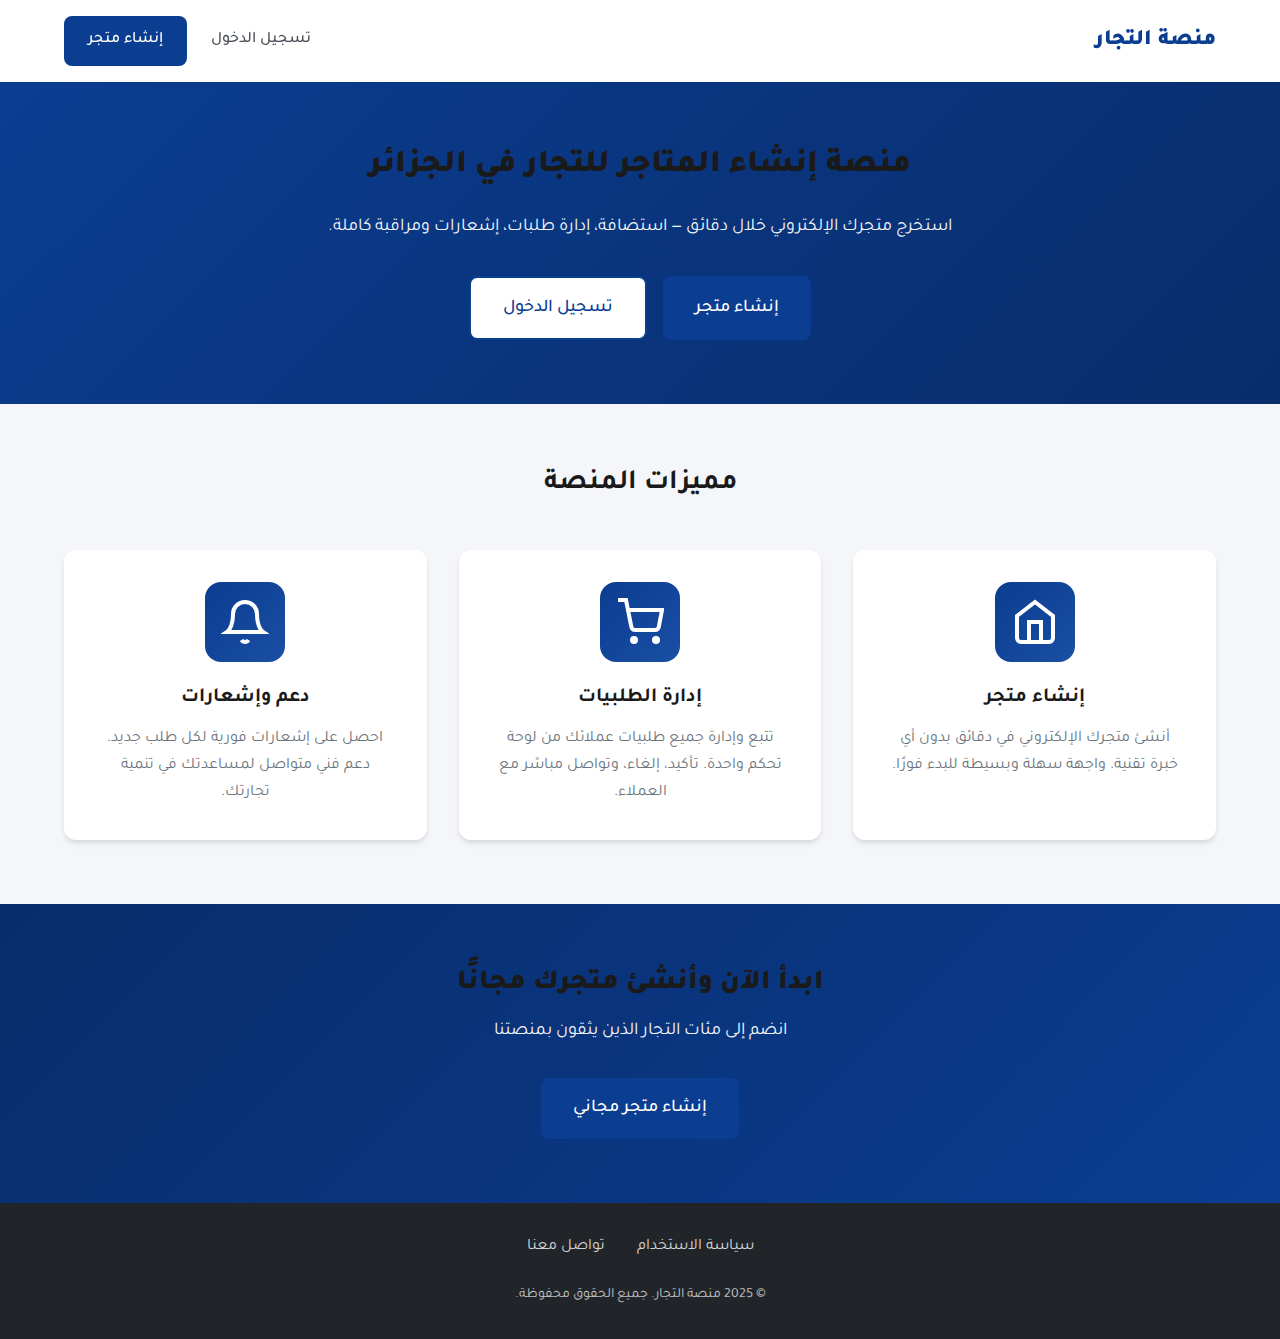
<file: index.html>
<!DOCTYPE html>
<html lang="ar" dir="rtl">
<head>
  <meta charset="UTF-8">
  <meta name="viewport" content="width=device-width, initial-scale=1.0">
  <meta name="description" content="منصة إنشاء المتاجر للتجار في الجزائر - استخرج متجرك الإلكتروني خلال دقائق">
  <title>منصة التجارة الإلكترونية للتجار</title>
  <link rel="stylesheet" href="css/base.css">
  <link rel="stylesheet" href="css/landing.css">
</head>
<body>
  <!-- Header -->
  <header class="header">
    <div class="container">
      <div class="header-content">
        <div class="logo">
          <h1 class="logo-text">منصة التجار</h1>
        </div>
        <nav class="nav">
          <a href="login.html" class="nav-link">تسجيل الدخول</a>
          <a href="register.html" class="btn btn-primary">إنشاء متجر</a>
        </nav>
      </div>
    </div>
  </header>

  <!-- Hero Section -->
  <section class="hero">
    <div class="container">
      <div class="hero-content">
        <h1 class="hero-title">منصة إنشاء المتاجر للتجار في الجزائر</h1>
        <p class="hero-description">
          استخرج متجرك الإلكتروني خلال دقائق — استضافة، إدارة طلبات، إشعارات ومراقبة كاملة.
        </p>
        <div class="hero-actions">
          <a href="register.html" class="btn btn-primary btn-lg">إنشاء متجر</a>
          <a href="login.html" class="btn btn-secondary btn-lg">تسجيل الدخول</a>
        </div>
      </div>
    </div>
  </section>

  <!-- Features Section -->
  <section class="features">
    <div class="container">
      <h2 class="section-title text-center">مميزات المنصة</h2>
      <div class="features-grid">
        <!-- Feature 1 -->
        <div class="feature-card">
          <div class="feature-icon">
            <svg width="48" height="48" viewBox="0 0 24 24" fill="none" stroke="currentColor" stroke-width="2">
              <path d="M3 9l9-7 9 7v11a2 2 0 0 1-2 2H5a2 2 0 0 1-2-2z"></path>
              <polyline points="9 22 9 12 15 12 15 22"></polyline>
            </svg>
          </div>
          <h3 class="feature-title">إنشاء متجر</h3>
          <p class="feature-description">
            أنشئ متجرك الإلكتروني في دقائق بدون أي خبرة تقنية. واجهة سهلة وبسيطة للبدء فورًا.
          </p>
        </div>

        <!-- Feature 2 -->
        <div class="feature-card">
          <div class="feature-icon">
            <svg width="48" height="48" viewBox="0 0 24 24" fill="none" stroke="currentColor" stroke-width="2">
              <circle cx="9" cy="21" r="1"></circle>
              <circle cx="20" cy="21" r="1"></circle>
              <path d="M1 1h4l2.68 13.39a2 2 0 0 0 2 1.61h9.72a2 2 0 0 0 2-1.61L23 6H6"></path>
            </svg>
          </div>
          <h3 class="feature-title">إدارة الطلبيات</h3>
          <p class="feature-description">
            تتبع وإدارة جميع طلبيات عملائك من لوحة تحكم واحدة. تأكيد، إلغاء، وتواصل مباشر مع العملاء.
          </p>
        </div>

        <!-- Feature 3 -->
        <div class="feature-card">
          <div class="feature-icon">
            <svg width="48" height="48" viewBox="0 0 24 24" fill="none" stroke="currentColor" stroke-width="2">
              <path d="M18 8A6 6 0 0 0 6 8c0 7-3 9-3 9h18s-3-2-3-9"></path>
              <path d="M13.73 21a2 2 0 0 1-3.46 0"></path>
            </svg>
          </div>
          <h3 class="feature-title">دعم وإشعارات</h3>
          <p class="feature-description">
            احصل على إشعارات فورية لكل طلب جديد. دعم فني متواصل لمساعدتك في تنمية تجارتك.
          </p>
        </div>
      </div>
    </div>
  </section>

  <!-- CTA Section -->
  <section class="cta">
    <div class="container">
      <div class="cta-content">
        <h2 class="cta-title">ابدأ الآن وأنشئ متجرك مجانًا</h2>
        <p class="cta-description">انضم إلى مئات التجار الذين يثقون بمنصتنا</p>
        <a href="register.html" class="btn btn-primary btn-lg">إنشاء متجر مجاني</a>
      </div>
    </div>
  </section>

  <!-- Footer -->
  <footer class="footer">
    <div class="container">
      <div class="footer-content">
        <div class="footer-links">
          <a href="policy.html">سياسة الاستخدام</a>
          <a href="#contact">تواصل معنا</a>
        </div>
        <div class="footer-copyright">
          <p>&copy; 2025 منصة التجار. جميع الحقوق محفوظة.</p>
        </div>
      </div>
    </div>
  </footer>

  <script src="js/utils.js"></script>
  <script src="js/auth.js"></script>
  <script>
    // Redirect if already authenticated
    redirectIfAuthenticated();
  </script>
</body>
</html>
</file>
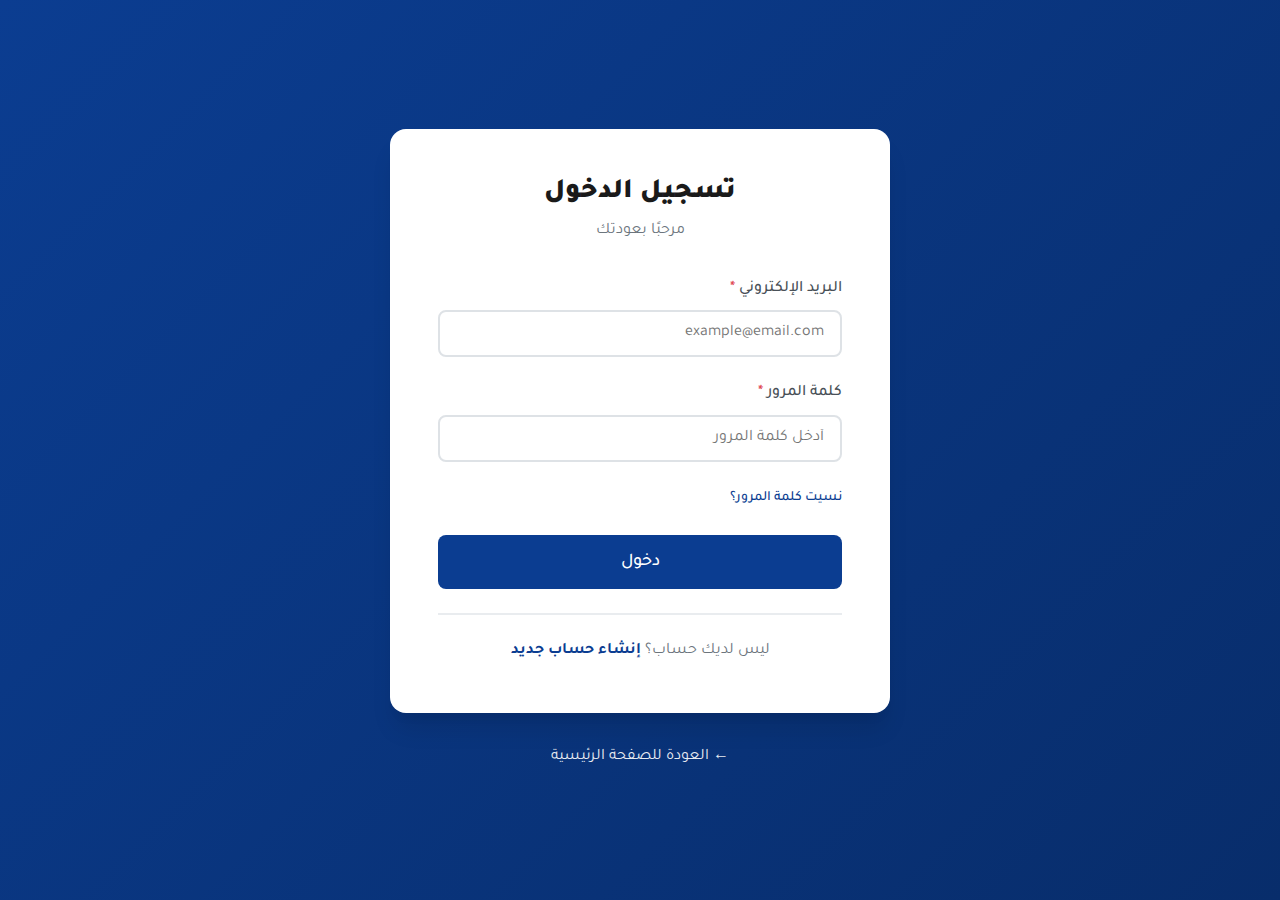
<file: admin.html>
<!DOCTYPE html>
<html lang="ar" dir="rtl">

<head>
    <meta charset="UTF-8">
    <meta name="viewport" content="width=device-width, initial-scale=1.0">
    <meta name="description" content="لوحة الإدارة">
    <title>لوحة الإدارة</title>
    <link rel="stylesheet" href="css/base.css">
    <link rel="stylesheet" href="css/admin.css">
</head>

<body>
    <div class="admin-layout">
        <!-- Sidebar -->
        <aside class="admin-sidebar">
            <div class="sidebar-header">
                <h2 class="sidebar-logo">لوحة الإدارة</h2>
            </div>
            <nav class="sidebar-nav">
                <a href="#dashboard" class="sidebar-link active" data-section="dashboard">
                    <span class="sidebar-icon">📊</span>
                    <span>لوحة المعلومات</span>
                </a>
                <a href="#merchants" class="sidebar-link" data-section="merchants">
                    <span class="sidebar-icon">👥</span>
                    <span>التجار</span>
                </a>
                <a href="#notifications" class="sidebar-link" data-section="notifications">
                    <span class="sidebar-icon">📢</span>
                    <span>إرسال إشعارات</span>
                </a>
                <a href="#logs" class="sidebar-link" data-section="logs">
                    <span class="sidebar-icon">📋</span>
                    <span>سجل الأحداث</span>
                </a>
                <a href="#" class="sidebar-link" id="adminLogoutBtn">
                    <span class="sidebar-icon">🚪</span>
                    <span>تسجيل الخروج</span>
                </a>
            </nav>
        </aside>

        <!-- Main Content -->
        <div class="admin-main">
            <!-- Top Bar -->
            <header class="admin-topbar">
                <div class="topbar-left">
                    <button class="menu-toggle" id="adminMenuToggle">☰</button>
                    <h1 class="topbar-title">مرحبًا، المدير</h1>
                </div>
            </header>

            <!-- Content -->
            <main class="admin-content">
                <!-- Dashboard Section -->
                <section id="dashboard" class="content-section active">
                    <h2 class="section-title">نظرة عامة</h2>

                    <div class="stats-grid">
                        <div class="stat-card">
                            <div class="stat-icon"
                                style="background: linear-gradient(135deg, #667eea 0%, #764ba2 100%);">👥</div>
                            <div class="stat-info">
                                <h3 class="stat-value" id="totalMerchants">0</h3>
                                <p class="stat-label">إجمالي التجار</p>
                            </div>
                        </div>

                        <div class="stat-card">
                            <div class="stat-icon"
                                style="background: linear-gradient(135deg, #f093fb 0%, #f5576c 100%);">🛒</div>
                            <div class="stat-info">
                                <h3 class="stat-value" id="todayOrders">0</h3>
                                <p class="stat-label">طلبات اليوم</p>
                            </div>
                        </div>

                        <div class="stat-card">
                            <div class="stat-icon"
                                style="background: linear-gradient(135deg, #4facfe 0%, #00f2fe 100%);">⚠️</div>
                            <div class="stat-info">
                                <h3 class="stat-value" id="alerts">0</h3>
                                <p class="stat-label">تنبيهات</p>
                            </div>
                        </div>
                    </div>
                </section>

                <!-- Merchants Section -->
                <section id="merchants" class="content-section">
                    <div class="section-header">
                        <h2 class="section-title">إدارة التجار</h2>
                        <div class="search-box">
                            <input type="text" id="merchantSearch" class="form-input" placeholder="بحث عن تاجر...">
                        </div>
                    </div>

                    <div class="card">
                        <div class="card-body">
                            <div id="merchantsContainer"></div>
                        </div>
                    </div>
                </section>

                <!-- Notifications Section -->
                <section id="notifications" class="content-section">
                    <h2 class="section-title">إرسال إشعارات</h2>

                    <div class="card">
                        <div class="card-body">
                            <form id="notificationForm">
                                <div class="form-group">
                                    <label for="notifTitle" class="form-label required">عنوان الإشعار</label>
                                    <input type="text" id="notifTitle" class="form-input" required>
                                </div>

                                <div class="form-group">
                                    <label for="notifBody" class="form-label required">نص الإشعار</label>
                                    <textarea id="notifBody" class="form-textarea" required></textarea>
                                </div>

                                <div class="form-group">
                                    <label class="form-label required">المستهدفون</label>
                                    <div class="form-check">
                                        <input type="radio" id="targetAll" name="target" value="all"
                                            class="form-check-input" checked>
                                        <label for="targetAll" class="form-check-label">جميع التجار</label>
                                    </div>
                                    <div class="form-check">
                                        <input type="radio" id="targetSingle" name="target" value="single"
                                            class="form-check-input">
                                        <label for="targetSingle" class="form-check-label">تاجر محدد</label>
                                    </div>
                                </div>

                                <div id="singleMerchantSelect" style="display: none;">
                                    <div class="form-group">
                                        <label for="merchantId" class="form-label">اختر التاجر</label>
                                        <select id="merchantId" class="form-select">
                                            <option value="">اختر...</option>
                                        </select>
                                    </div>
                                </div>

                                <button type="submit" class="btn btn-primary" id="sendNotifBtn">إرسال الإشعار</button>
                            </form>
                        </div>
                    </div>
                </section>

                <!-- Logs Section -->
                <section id="logs" class="content-section">
                    <h2 class="section-title">سجل الأحداث</h2>

                    <div class="card">
                        <div class="card-body">
                            <div id="logsContainer"></div>
                        </div>
                    </div>
                </section>
            </main>
        </div>
    </div>

    <!-- Impersonate Modal -->
    <div id="impersonateModal" class="modal">
        <div class="modal-content" style="max-width: 1000px;">
            <div class="modal-header">
                <h3 class="modal-title">عرض لوحة التاجر (للقراءة فقط)</h3>
                <button type="button" class="modal-close" onclick="closeModal('impersonateModal')">×</button>
            </div>
            <div class="modal-body">
                <div id="impersonateContent" style="max-height: 70vh; overflow-y: auto;">
                    <!-- Merchant dashboard preview will be loaded here -->
                </div>
            </div>
        </div>
    </div>

    <script src="js/utils.js"></script>
    <script src="js/auth.js"></script>
    <script src="js/api.js"></script>
    <script src="js/admin.js"></script>
</body>

</html>
</file>
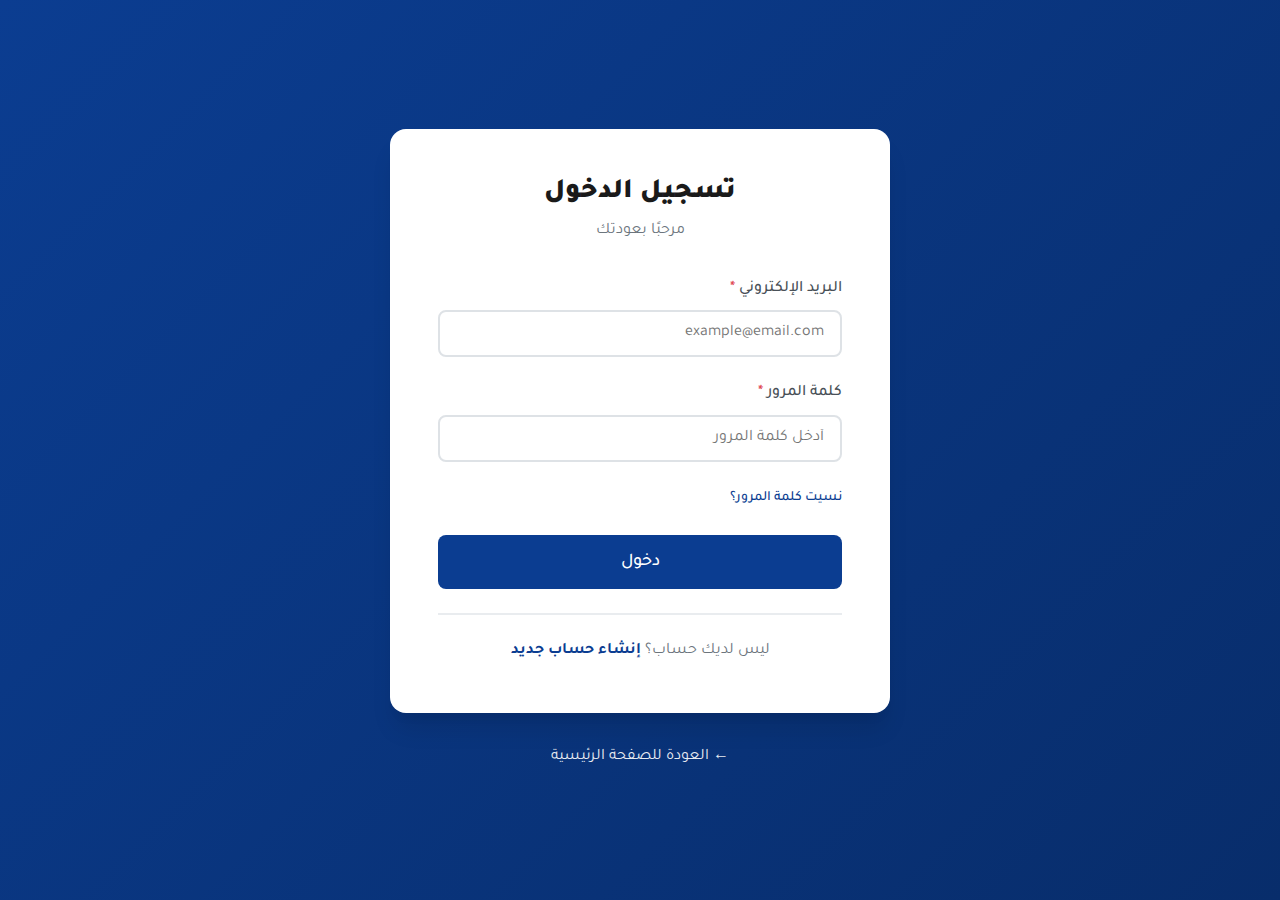
<file: dashboard.html>
<!DOCTYPE html>
<html lang="ar" dir="rtl">

<head>
    <meta charset="UTF-8">
    <meta name="viewport" content="width=device-width, initial-scale=1.0">
    <meta name="description" content="لوحة تحكم التاجر">
    <title>لوحة التحكم</title>
    <link rel="stylesheet" href="css/base.css">
    <link rel="stylesheet" href="css/dashboard.css">
</head>

<body>
    <div class="dashboard-layout">
        <!-- Sidebar -->
        <aside class="sidebar">
            <div class="sidebar-header">
                <h2 class="sidebar-logo">منصة التجار</h2>
            </div>
            <nav class="sidebar-nav">
                <a href="#overview" class="sidebar-link active" data-section="overview">
                    <span class="sidebar-icon">📊</span>
                    <span>لوحة المعلومات</span>
                </a>
                <a href="#products" class="sidebar-link" data-section="products">
                    <span class="sidebar-icon">📦</span>
                    <span>المنتجات</span>
                </a>
                <a href="#orders" class="sidebar-link" data-section="orders">
                    <span class="sidebar-icon">🛒</span>
                    <span>الطلبات</span>
                </a>
                <a href="#settings" class="sidebar-link" data-section="settings">
                    <span class="sidebar-icon">⚙️</span>
                    <span>الإعدادات</span>
                </a>
                <a href="#notifications" class="sidebar-link" data-section="notifications">
                    <span class="sidebar-icon">🔔</span>
                    <span>الإشعارات</span>
                    <span class="badge badge-danger" id="notificationBadge" style="display: none;">0</span>
                </a>
                <a href="#" class="sidebar-link" id="logoutBtn">
                    <span class="sidebar-icon">🚪</span>
                    <span>تسجيل الخروج</span>
                </a>
            </nav>
        </aside>

        <!-- Main Content -->
        <div class="main-content">
            <!-- Top Bar -->
            <header class="topbar">
                <div class="topbar-left">
                    <button class="menu-toggle" id="menuToggle">☰</button>
                    <h1 class="topbar-title">مرحبًا، <span id="merchantName">التاجر</span></h1>
                </div>
                <div class="topbar-right">
                    <button class="btn btn-primary" id="copyStoreLinkBtn">
                        <span>📋</span>
                        رابط متجري
                    </button>
                </div>
            </header>

            <!-- Content Sections -->
            <main class="content">
                <!-- Overview Section -->
                <section id="overview" class="content-section active">
                    <h2 class="section-title">نظرة عامة</h2>

                    <!-- Statistics Cards -->
                    <div class="stats-grid">
                        <div class="stat-card">
                            <div class="stat-icon"
                                style="background: linear-gradient(135deg, #667eea 0%, #764ba2 100%);">📊</div>
                            <div class="stat-info">
                                <h3 class="stat-value" id="todayOrders">0</h3>
                                <p class="stat-label">طلبات اليوم</p>
                            </div>
                        </div>

                        <div class="stat-card">
                            <div class="stat-icon"
                                style="background: linear-gradient(135deg, #f093fb 0%, #f5576c 100%);">💰</div>
                            <div class="stat-info">
                                <h3 class="stat-value" id="totalSales">0 دج</h3>
                                <p class="stat-label">إجمالي المبيعات</p>
                            </div>
                        </div>

                        <div class="stat-card">
                            <div class="stat-icon"
                                style="background: linear-gradient(135deg, #4facfe 0%, #00f2fe 100%);">⏳</div>
                            <div class="stat-info">
                                <h3 class="stat-value" id="pendingOrders">0</h3>
                                <p class="stat-label">طلبات معلقة</p>
                            </div>
                        </div>
                    </div>

                    <!-- Recent Orders -->
                    <div class="card mt-4">
                        <div class="card-header">
                            <h3 class="card-title">الطلبات الأخيرة</h3>
                        </div>
                        <div class="card-body">
                            <div id="recentOrdersContainer"></div>
                        </div>
                    </div>
                </section>

                <!-- Products Section -->
                <section id="products" class="content-section">
                    <div class="section-header">
                        <h2 class="section-title">إدارة المنتجات</h2>
                        <button class="btn btn-primary" id="addProductBtn">+ إضافة منتج</button>
                    </div>

                    <div id="productsContainer"></div>
                </section>

                <!-- Orders Section -->
                <section id="orders" class="content-section">
                    <h2 class="section-title">إدارة الطلبات</h2>

                    <div class="card">
                        <div class="card-body">
                            <div id="ordersContainer"></div>
                        </div>
                    </div>
                </section>

                <!-- Settings Section -->
                <section id="settings" class="content-section">
                    <h2 class="section-title">الإعدادات</h2>

                    <!-- Profile Settings -->
                    <div class="card mb-4">
                        <div class="card-header">
                            <h3 class="card-title">معلومات الملف الشخصي</h3>
                        </div>
                        <div class="card-body">
                            <form id="profileForm">
                                <div class="row">
                                    <div class="col-6">
                                        <div class="form-group">
                                            <label for="profileName" class="form-label">الاسم</label>
                                            <input type="text" id="profileName" class="form-input">
                                        </div>
                                    </div>
                                    <div class="col-6">
                                        <div class="form-group">
                                            <label for="profileEmail" class="form-label">البريد الإلكتروني</label>
                                            <input type="email" id="profileEmail" class="form-input">
                                        </div>
                                    </div>
                                </div>
                                <div class="form-group">
                                    <label for="profilePhone" class="form-label">رقم الهاتف</label>
                                    <input type="tel" id="profilePhone" class="form-input">
                                </div>
                                <button type="submit" class="btn btn-primary" id="saveProfileBtn">حفظ التغييرات</button>
                            </form>
                        </div>
                    </div>

                    <!-- Payment Settings -->
                    <div class="card">
                        <div class="card-header">
                            <h3 class="card-title">إعدادات الدفع</h3>
                        </div>
                        <div class="card-body">
                            <form id="paymentForm">
                                <div class="form-group">
                                    <label class="form-label">طريقة الدفع</label>
                                    <div class="form-check">
                                        <input type="radio" id="paymentCOD" name="paymentMethod" value="COD"
                                            class="form-check-input">
                                        <label for="paymentCOD" class="form-check-label">الدفع عند الاستلام
                                            (COD)</label>
                                    </div>
                                    <div class="form-check">
                                        <input type="radio" id="paymentContact" name="paymentMethod" value="CONTACT"
                                            class="form-check-input">
                                        <label for="paymentContact" class="form-check-label">التواصل عبر وسائل
                                            التواصل</label>
                                    </div>
                                </div>

                                <!-- COD Confirmation Method -->
                                <div id="codOptions" style="display: none;">
                                    <div class="form-group">
                                        <label class="form-label">طريقة تأكيد الطلب</label>
                                        <div class="form-check">
                                            <input type="radio" id="confirmCall" name="confirmMethod" value="call"
                                                class="form-check-input">
                                            <label for="confirmCall" class="form-check-label">اتصال هاتفي</label>
                                        </div>
                                        <div class="form-check">
                                            <input type="radio" id="confirmWhatsapp" name="confirmMethod"
                                                value="whatsapp" class="form-check-input">
                                            <label for="confirmWhatsapp" class="form-check-label">واتساب</label>
                                        </div>
                                    </div>
                                </div>

                                <!-- Contact Links -->
                                <div id="contactOptions" style="display: none;">
                                    <div class="form-group">
                                        <label for="whatsappLink" class="form-label">رابط واتساب</label>
                                        <input type="text" id="whatsappLink" class="form-input"
                                            placeholder="https://wa.me/213555123456">
                                    </div>
                                    <div class="form-group">
                                        <label for="instagramLink" class="form-label">رابط إنستغرام</label>
                                        <input type="text" id="instagramLink" class="form-input"
                                            placeholder="https://instagram.com/username">
                                    </div>
                                    <div class="form-group">
                                        <label for="facebookLink" class="form-label">رابط فيسبوك</label>
                                        <input type="text" id="facebookLink" class="form-input"
                                            placeholder="https://facebook.com/username">
                                    </div>
                                </div>

                                <button type="submit" class="btn btn-primary" id="savePaymentBtn">حفظ الإعدادات</button>
                            </form>
                        </div>
                    </div>
                </section>

                <!-- Notifications Section -->
                <section id="notifications" class="content-section">
                    <h2 class="section-title">الإشعارات</h2>

                    <div id="notificationsContainer"></div>
                </section>
            </main>
        </div>
    </div>

    <!-- Add/Edit Product Modal -->
    <div id="productModal" class="modal">
        <div class="modal-content">
            <div class="modal-header">
                <h3 class="modal-title" id="productModalTitle">إضافة منتج</h3>
                <button type="button" class="modal-close" onclick="closeModal('productModal')">×</button>
            </div>
            <div class="modal-body">
                <form id="productForm">
                    <input type="hidden" id="productId">
                    <div class="form-group">
                        <label for="productTitle" class="form-label required">اسم المنتج</label>
                        <input type="text" id="productTitle" class="form-input" required>
                    </div>
                    <div class="form-group">
                        <label for="productDescription" class="form-label">الوصف</label>
                        <textarea id="productDescription" class="form-textarea"></textarea>
                    </div>
                    <div class="row">
                        <div class="col-6">
                            <div class="form-group">
                                <label for="productPrice" class="form-label required">السعر (دج)</label>
                                <input type="number" id="productPrice" class="form-input" min="0" required>
                            </div>
                        </div>
                        <div class="col-6">
                            <div class="form-group">
                                <label for="productStock" class="form-label">المخزون</label>
                                <input type="number" id="productStock" class="form-input" min="0" value="0">
                            </div>
                        </div>
                    </div>
                    <div class="form-group">
                        <label for="productImage" class="form-label">صورة المنتج</label>
                        <input type="file" id="productImage" class="form-input" accept="image/*">
                        <img id="productImagePreview"
                            style="display: none; max-width: 200px; margin-top: 10px; border-radius: 8px;">
                    </div>
                </form>
            </div>
            <div class="modal-footer">
                <button type="button" class="btn btn-secondary" onclick="closeModal('productModal')">إلغاء</button>
                <button type="button" class="btn btn-primary" id="saveProductBtn">حفظ</button>
            </div>
        </div>
    </div>

    <script src="js/utils.js"></script>
    <script src="js/auth.js"></script>
    <script src="js/api.js"></script>
    <script src="js/dashboard.js"></script>
</body>

</html>
</file>
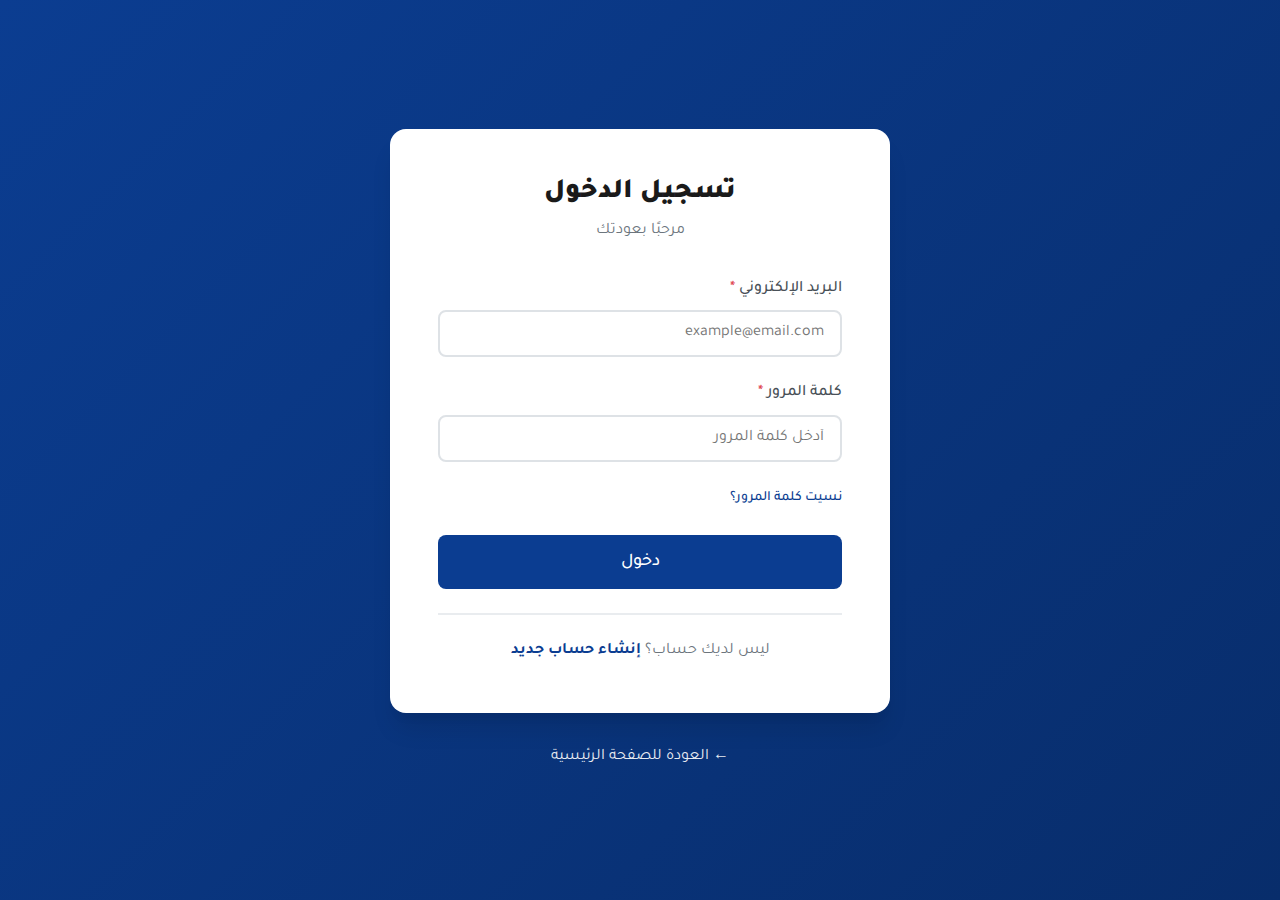
<file: login.html>
<!DOCTYPE html>
<html lang="ar" dir="rtl">

<head>
    <meta charset="UTF-8">
    <meta name="viewport" content="width=device-width, initial-scale=1.0">
    <meta name="description" content="تسجيل الدخول - منصة التجارة الإلكترونية">
    <title>تسجيل الدخول</title>
    <link rel="stylesheet" href="css/base.css">
    <link rel="stylesheet" href="css/auth.css">
</head>

<body>
    <div class="auth-container">
        <div class="auth-card">
            <!-- Header -->
            <div class="auth-header">
                <h1 class="auth-title">تسجيل الدخول</h1>
                <p class="auth-subtitle">مرحبًا بعودتك</p>
            </div>

            <!-- Login Form -->
            <form id="loginForm" class="auth-form">
                <!-- Email -->
                <div class="form-group">
                    <label for="email" class="form-label required">البريد الإلكتروني</label>
                    <input type="email" id="email" name="email" class="form-input" placeholder="example@email.com"
                        required>
                </div>

                <!-- Password -->
                <div class="form-group">
                    <label for="password" class="form-label required">كلمة المرور</label>
                    <input type="password" id="password" name="password" class="form-input"
                        placeholder="أدخل كلمة المرور" required>
                </div>

                <!-- Forgot Password Link -->
                <div class="form-group">
                    <a href="#" id="forgotPasswordLink" class="forgot-link">نسيت كلمة المرور؟</a>
                </div>

                <!-- Submit Button -->
                <button type="submit" id="submitBtn" class="btn btn-primary btn-block btn-lg">
                    دخول
                </button>
            </form>

            <!-- Footer -->
            <div class="auth-footer">
                <p>ليس لديك حساب؟ <a href="register.html">إنشاء حساب جديد</a></p>
            </div>
        </div>

        <!-- Back to Home -->
        <div class="auth-back">
            <a href="index.html">← العودة للصفحة الرئيسية</a>
        </div>
    </div>

    <!-- Forgot Password Modal -->
    <div id="forgotPasswordModal" class="modal">
        <div class="modal-content">
            <div class="modal-header">
                <h3 class="modal-title">استعادة كلمة المرور</h3>
                <button type="button" class="modal-close" onclick="closeModal('forgotPasswordModal')">×</button>
            </div>
            <div class="modal-body">
                <form id="forgotPasswordForm">
                    <div class="form-group">
                        <label for="resetEmail" class="form-label required">البريد الإلكتروني</label>
                        <input type="email" id="resetEmail" name="resetEmail" class="form-input"
                            placeholder="أدخل بريدك الإلكتروني" required>
                        <span class="form-help">سنرسل لك رابط استعادة كلمة المرور</span>
                    </div>
                    <button type="submit" id="resetBtn" class="btn btn-primary btn-block">
                        إرسال رابط الاستعادة
                    </button>
                </form>
            </div>
        </div>
    </div>

    <script src="js/utils.js"></script>
    <script src="js/auth.js"></script>
    <script src="js/api.js"></script>
    <script>
        // Redirect if already authenticated
        redirectIfAuthenticated();

        // Login form submission
        const loginForm = document.getElementById('loginForm');

        loginForm.addEventListener('submit', async (e) => {
            e.preventDefault();

            // Clear previous errors
            clearAllErrors('loginForm');

            // Get form data
            const formData = new FormData(loginForm);
            const email = formData.get('email').trim();
            const password = formData.get('password');

            // Validation
            if (!validateEmail(email)) {
                showFieldError('email', 'البريد الإلكتروني غير صحيح');
                return;
            }

            if (!password) {
                showFieldError('password', 'كلمة المرور مطلوبة');
                return;
            }

            // Submit to API
            setButtonLoading('submitBtn', true);

            try {
                const response = await authAPI.login(email, password);

                // Save auth data
                if (response.token && response.username) {
                    saveAuthData(response.token, response.username, response.merchant);
                }

                showToast('تم تسجيل الدخول بنجاح!', 'success');

                // Redirect to dashboard
                setTimeout(() => {
                    window.location.href = `dashboard.html?username=${response.username}`;
                }, 1000);

            } catch (error) {
                console.error('Login error:', error);

                if (error.status === 401) {
                    showToast('البريد الإلكتروني أو كلمة المرور غير صحيحة', 'error');
                } else {
                    showToast(error.message || 'حدث خطأ أثناء تسجيل الدخول', 'error');
                }

                setButtonLoading('submitBtn', false);
            }
        });

        // Forgot password link
        document.getElementById('forgotPasswordLink').addEventListener('click', (e) => {
            e.preventDefault();
            openModal('forgotPasswordModal');
        });

        // Forgot password form submission
        const forgotPasswordForm = document.getElementById('forgotPasswordForm');

        forgotPasswordForm.addEventListener('submit', async (e) => {
            e.preventDefault();

            const email = document.getElementById('resetEmail').value.trim();

            if (!validateEmail(email)) {
                showFieldError('resetEmail', 'البريد الإلكتروني غير صحيح');
                return;
            }

            setButtonLoading('resetBtn', true);

            try {
                await authAPI.requestPasswordReset(email);

                showToast('تم إرسال رابط استعادة كلمة المرور إلى بريدك الإلكتروني', 'success');
                closeModal('forgotPasswordModal');
                forgotPasswordForm.reset();

            } catch (error) {
                console.error('Password reset error:', error);
                showToast(error.message || 'حدث خطأ أثناء إرسال رابط الاستعادة', 'error');
            } finally {
                setButtonLoading('resetBtn', false);
            }
        });
    </script>
</body>

</html>
</file>
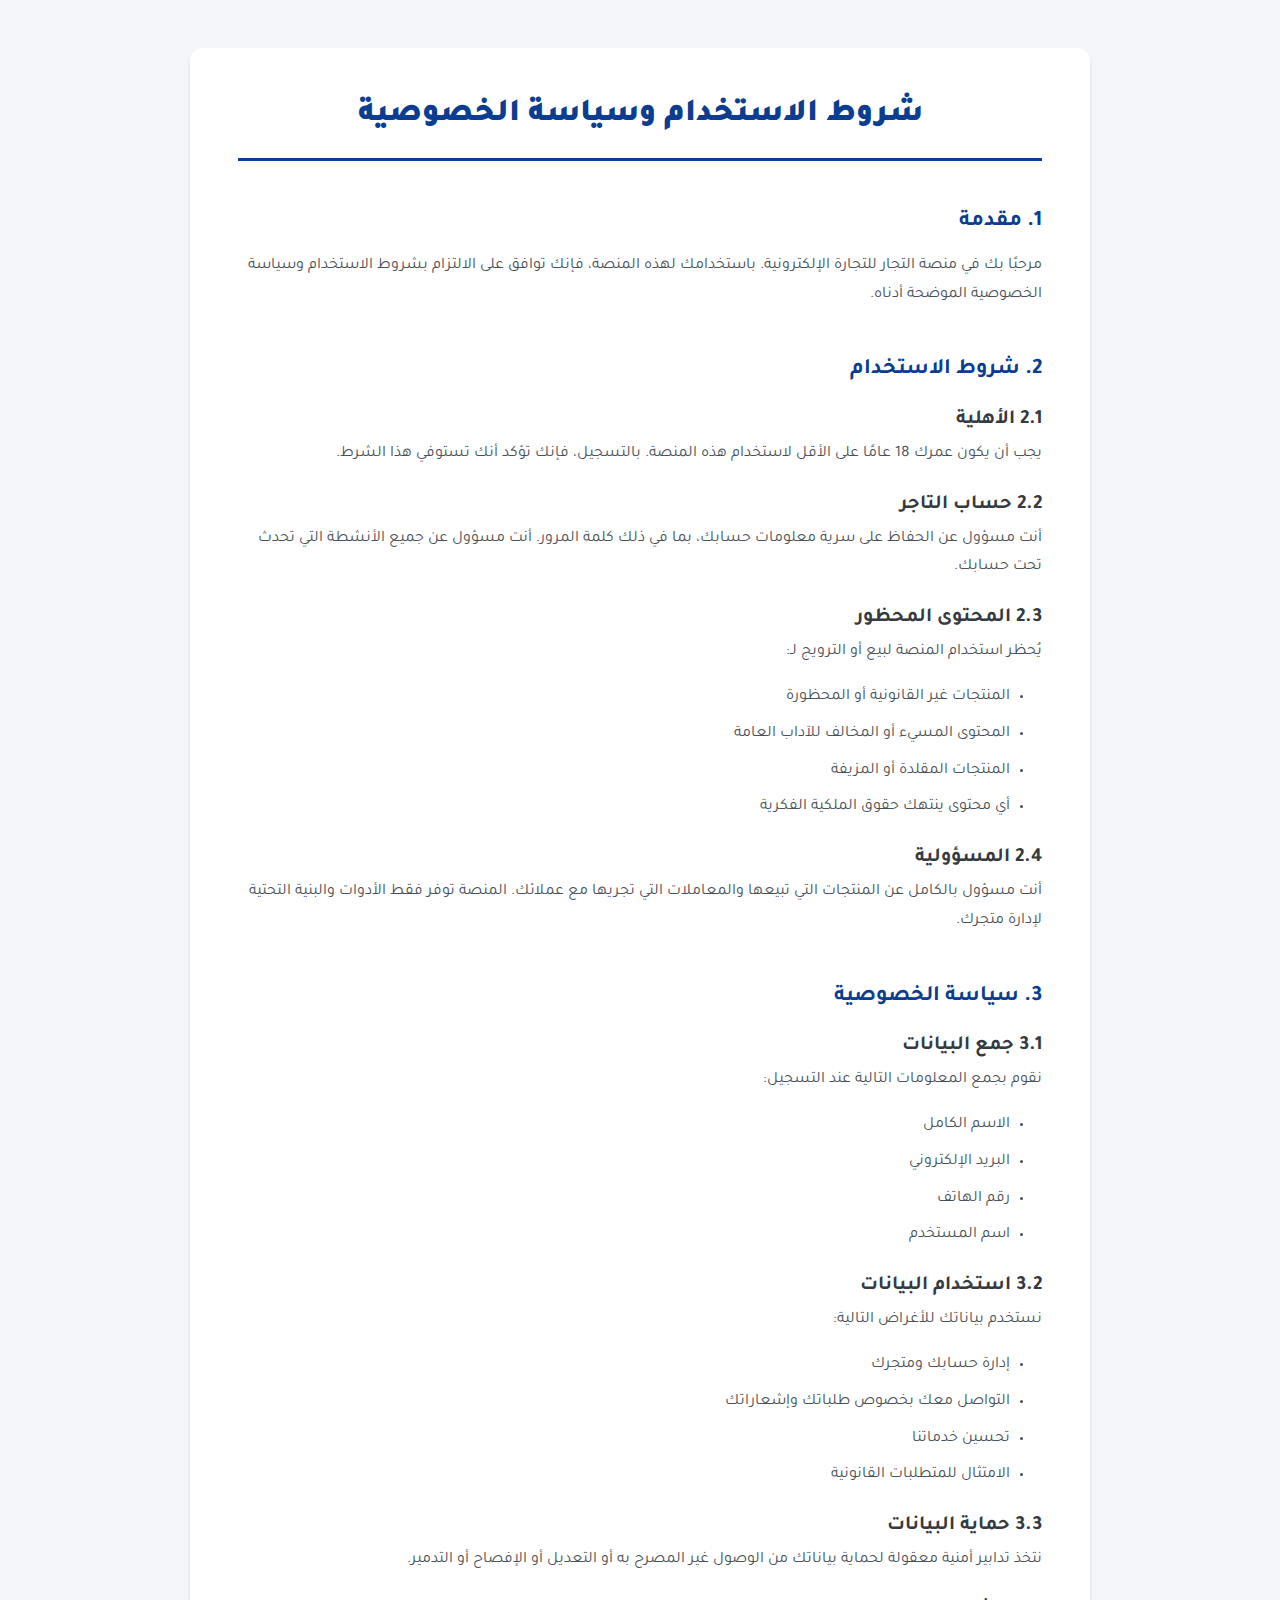
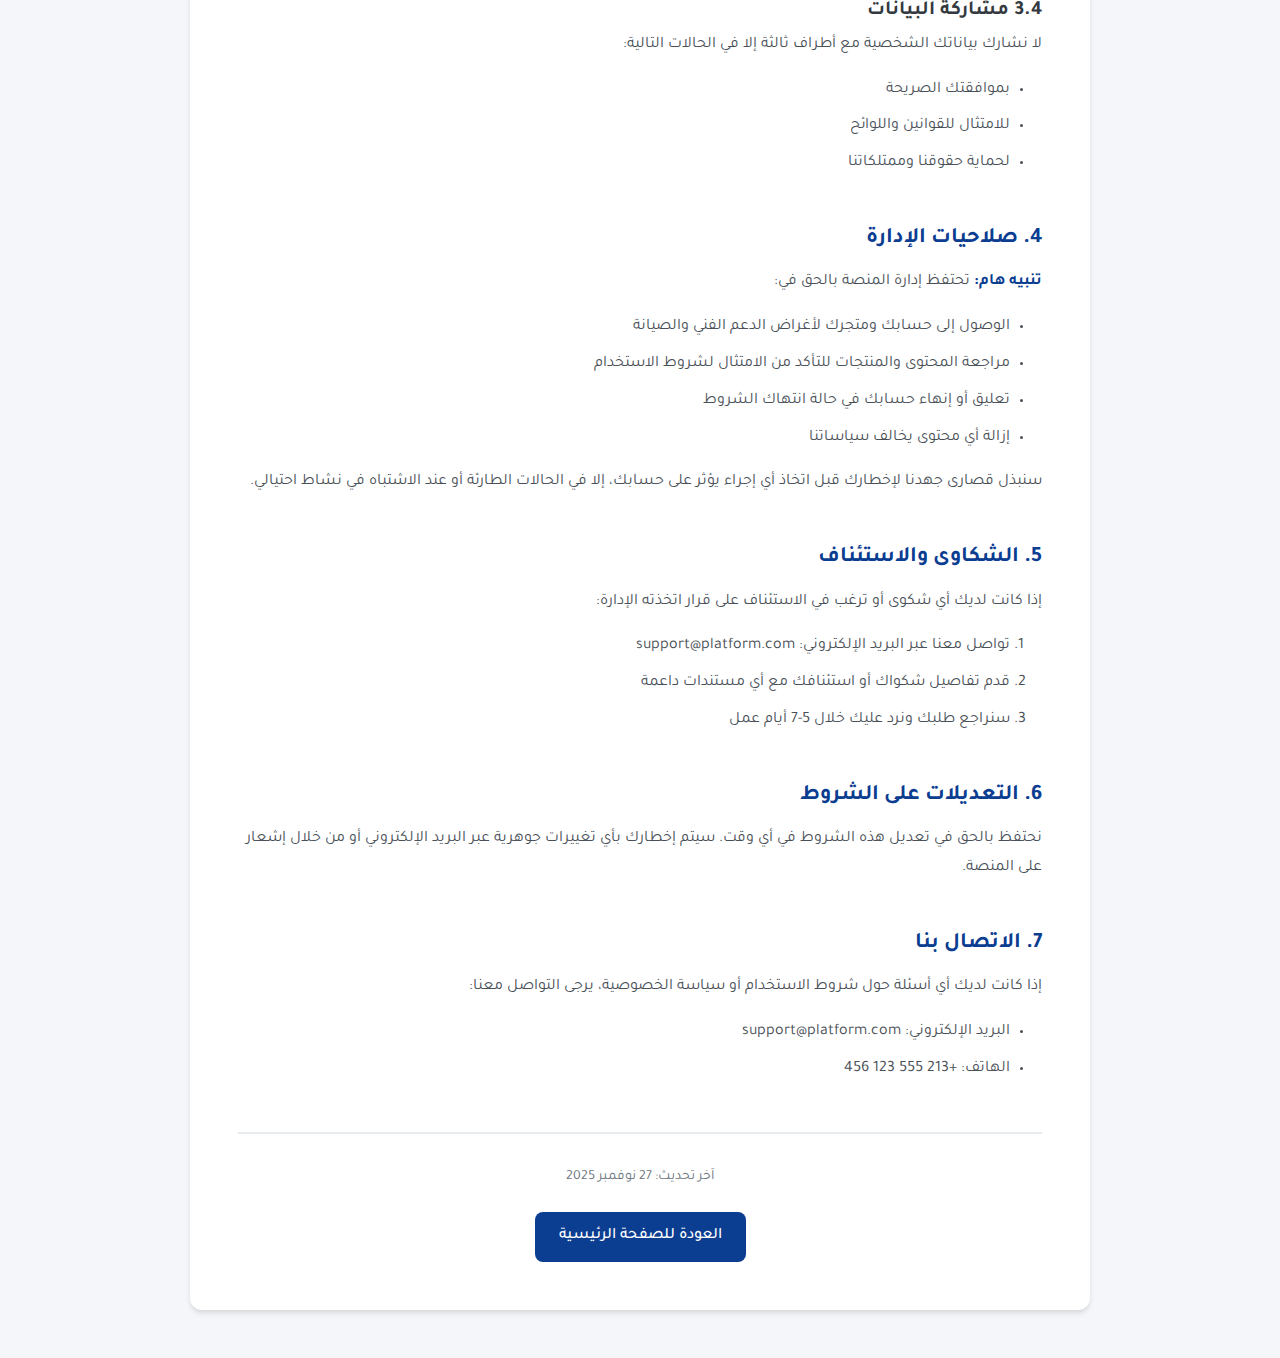
<file: policy.html>
<!DOCTYPE html>
<html lang="ar" dir="rtl">

<head>
    <meta charset="UTF-8">
    <meta name="viewport" content="width=device-width, initial-scale=1.0">
    <meta name="description" content="شروط الاستخدام وسياسة الخصوصية">
    <title>سياسة الاستخدام والخصوصية</title>
    <link rel="stylesheet" href="css/base.css">
    <link rel="stylesheet" href="css/policy.css">
</head>

<body>
    <div class="policy-container">
        <div class="policy-content">
            <h1 class="policy-title">شروط الاستخدام وسياسة الخصوصية</h1>

            <section class="policy-section">
                <h2>1. مقدمة</h2>
                <p>
                    مرحبًا بك في منصة التجار للتجارة الإلكترونية. باستخدامك لهذه المنصة، فإنك توافق على الالتزام بشروط
                    الاستخدام وسياسة الخصوصية الموضحة أدناه.
                </p>
            </section>

            <section class="policy-section">
                <h2>2. شروط الاستخدام</h2>
                <h3>2.1 الأهلية</h3>
                <p>
                    يجب أن يكون عمرك 18 عامًا على الأقل لاستخدام هذه المنصة. بالتسجيل، فإنك تؤكد أنك تستوفي هذا الشرط.
                </p>

                <h3>2.2 حساب التاجر</h3>
                <p>
                    أنت مسؤول عن الحفاظ على سرية معلومات حسابك، بما في ذلك كلمة المرور. أنت مسؤول عن جميع الأنشطة التي
                    تحدث تحت حسابك.
                </p>

                <h3>2.3 المحتوى المحظور</h3>
                <p>
                    يُحظر استخدام المنصة لبيع أو الترويج لـ:
                </p>
                <ul>
                    <li>المنتجات غير القانونية أو المحظورة</li>
                    <li>المحتوى المسيء أو المخالف للآداب العامة</li>
                    <li>المنتجات المقلدة أو المزيفة</li>
                    <li>أي محتوى ينتهك حقوق الملكية الفكرية</li>
                </ul>

                <h3>2.4 المسؤولية</h3>
                <p>
                    أنت مسؤول بالكامل عن المنتجات التي تبيعها والمعاملات التي تجريها مع عملائك. المنصة توفر فقط الأدوات
                    والبنية التحتية لإدارة متجرك.
                </p>
            </section>

            <section class="policy-section">
                <h2>3. سياسة الخصوصية</h2>
                <h3>3.1 جمع البيانات</h3>
                <p>
                    نقوم بجمع المعلومات التالية عند التسجيل:
                </p>
                <ul>
                    <li>الاسم الكامل</li>
                    <li>البريد الإلكتروني</li>
                    <li>رقم الهاتف</li>
                    <li>اسم المستخدم</li>
                </ul>

                <h3>3.2 استخدام البيانات</h3>
                <p>
                    نستخدم بياناتك للأغراض التالية:
                </p>
                <ul>
                    <li>إدارة حسابك ومتجرك</li>
                    <li>التواصل معك بخصوص طلباتك وإشعاراتك</li>
                    <li>تحسين خدماتنا</li>
                    <li>الامتثال للمتطلبات القانونية</li>
                </ul>

                <h3>3.3 حماية البيانات</h3>
                <p>
                    نتخذ تدابير أمنية معقولة لحماية بياناتك من الوصول غير المصرح به أو التعديل أو الإفصاح أو التدمير.
                </p>

                <h3>3.4 مشاركة البيانات</h3>
                <p>
                    لا نشارك بياناتك الشخصية مع أطراف ثالثة إلا في الحالات التالية:
                </p>
                <ul>
                    <li>بموافقتك الصريحة</li>
                    <li>للامتثال للقوانين واللوائح</li>
                    <li>لحماية حقوقنا وممتلكاتنا</li>
                </ul>
            </section>

            <section class="policy-section">
                <h2>4. صلاحيات الإدارة</h2>
                <p>
                    <strong>تنبيه هام:</strong> تحتفظ إدارة المنصة بالحق في:
                </p>
                <ul>
                    <li>الوصول إلى حسابك ومتجرك لأغراض الدعم الفني والصيانة</li>
                    <li>مراجعة المحتوى والمنتجات للتأكد من الامتثال لشروط الاستخدام</li>
                    <li>تعليق أو إنهاء حسابك في حالة انتهاك الشروط</li>
                    <li>إزالة أي محتوى يخالف سياساتنا</li>
                </ul>
                <p>
                    سنبذل قصارى جهدنا لإخطارك قبل اتخاذ أي إجراء يؤثر على حسابك، إلا في الحالات الطارئة أو عند الاشتباه
                    في نشاط احتيالي.
                </p>
            </section>

            <section class="policy-section">
                <h2>5. الشكاوى والاستئناف</h2>
                <p>
                    إذا كانت لديك أي شكوى أو ترغب في الاستئناف على قرار اتخذته الإدارة:
                </p>
                <ol>
                    <li>تواصل معنا عبر البريد الإلكتروني: support@platform.com</li>
                    <li>قدم تفاصيل شكواك أو استئنافك مع أي مستندات داعمة</li>
                    <li>سنراجع طلبك ونرد عليك خلال 5-7 أيام عمل</li>
                </ol>
            </section>

            <section class="policy-section">
                <h2>6. التعديلات على الشروط</h2>
                <p>
                    نحتفظ بالحق في تعديل هذه الشروط في أي وقت. سيتم إخطارك بأي تغييرات جوهرية عبر البريد الإلكتروني أو
                    من خلال إشعار على المنصة.
                </p>
            </section>

            <section class="policy-section">
                <h2>7. الاتصال بنا</h2>
                <p>
                    إذا كانت لديك أي أسئلة حول شروط الاستخدام أو سياسة الخصوصية، يرجى التواصل معنا:
                </p>
                <ul>
                    <li>البريد الإلكتروني: support@platform.com</li>
                    <li>الهاتف: +213 555 123 456</li>
                </ul>
            </section>

            <div class="policy-footer">
                <p>آخر تحديث: 27 نوفمبر 2025</p>
                <a href="index.html" class="btn btn-primary">العودة للصفحة الرئيسية</a>
            </div>
        </div>
    </div>
</body>

</html>
</file>
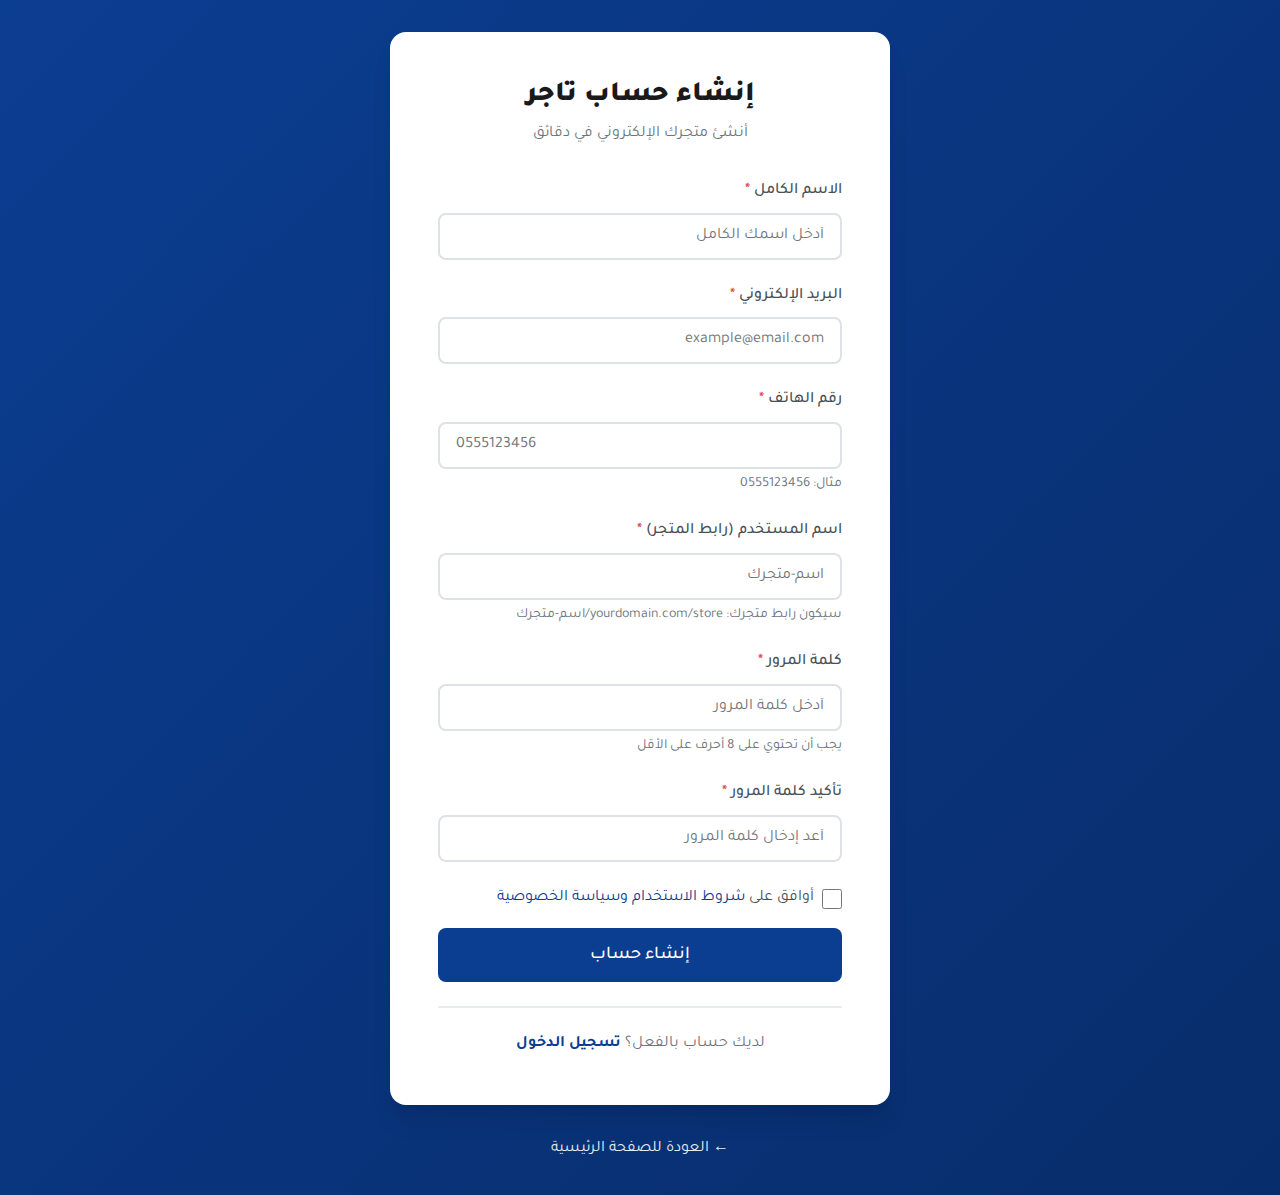
<file: register.html>
<!DOCTYPE html>
<html lang="ar" dir="rtl">

<head>
    <meta charset="UTF-8">
    <meta name="viewport" content="width=device-width, initial-scale=1.0">
    <meta name="description" content="تسجيل تاجر جديد - منصة التجارة الإلكترونية">
    <title>تسجيل تاجر جديد</title>
    <link rel="stylesheet" href="css/base.css">
    <link rel="stylesheet" href="css/auth.css">
</head>

<body>
    <div class="auth-container">
        <div class="auth-card">
            <!-- Header -->
            <div class="auth-header">
                <h1 class="auth-title">إنشاء حساب تاجر</h1>
                <p class="auth-subtitle">أنشئ متجرك الإلكتروني في دقائق</p>
            </div>

            <!-- Registration Form -->
            <form id="registerForm" class="auth-form">
                <!-- Full Name -->
                <div class="form-group">
                    <label for="name" class="form-label required">الاسم الكامل</label>
                    <input type="text" id="name" name="name" class="form-input" placeholder="أدخل اسمك الكامل" required>
                </div>

                <!-- Email -->
                <div class="form-group">
                    <label for="email" class="form-label required">البريد الإلكتروني</label>
                    <input type="email" id="email" name="email" class="form-input" placeholder="example@email.com"
                        required>
                </div>

                <!-- Phone -->
                <div class="form-group">
                    <label for="phone" class="form-label required">رقم الهاتف</label>
                    <input type="tel" id="phone" name="phone" class="form-input" placeholder="0555123456" required>
                    <span class="form-help">مثال: 0555123456</span>
                </div>

                <!-- Username -->
                <div class="form-group">
                    <label for="username" class="form-label required">اسم المستخدم (رابط المتجر)</label>
                    <input type="text" id="username" name="username" class="form-input" placeholder="اسم-متجرك"
                        required>
                    <span class="form-help">سيكون رابط متجرك: yourdomain.com/store/<span
                            id="usernamePreview">اسم-متجرك</span></span>
                </div>

                <!-- Password -->
                <div class="form-group">
                    <label for="password" class="form-label required">كلمة المرور</label>
                    <input type="password" id="password" name="password" class="form-input"
                        placeholder="أدخل كلمة المرور" required>
                    <span class="form-help">يجب أن تحتوي على 8 أحرف على الأقل</span>
                </div>

                <!-- Confirm Password -->
                <div class="form-group">
                    <label for="confirmPassword" class="form-label required">تأكيد كلمة المرور</label>
                    <input type="password" id="confirmPassword" name="confirmPassword" class="form-input"
                        placeholder="أعد إدخال كلمة المرور" required>
                </div>

                <!-- Terms Checkbox -->
                <div class="form-check">
                    <input type="checkbox" id="terms" name="terms" class="form-check-input" required>
                    <label for="terms" class="form-check-label">
                        أوافق على <a href="policy.html" target="_blank">شروط الاستخدام وسياسة الخصوصية</a>
                    </label>
                </div>

                <!-- Submit Button -->
                <button type="submit" id="submitBtn" class="btn btn-primary btn-block btn-lg">
                    إنشاء حساب
                </button>
            </form>

            <!-- Footer -->
            <div class="auth-footer">
                <p>لديك حساب بالفعل؟ <a href="login.html">تسجيل الدخول</a></p>
            </div>
        </div>

        <!-- Back to Home -->
        <div class="auth-back">
            <a href="index.html">← العودة للصفحة الرئيسية</a>
        </div>
    </div>

    <script src="js/utils.js"></script>
    <script src="js/auth.js"></script>
    <script src="js/api.js"></script>
    <script>
        // Redirect if already authenticated
        redirectIfAuthenticated();

        // Username preview
        const usernameInput = document.getElementById('username');
        const usernamePreview = document.getElementById('usernamePreview');

        usernameInput.addEventListener('input', () => {
            const value = usernameInput.value.trim();
            usernamePreview.textContent = value || 'اسم-متجرك';
        });

        // Form validation and submission
        const form = document.getElementById('registerForm');

        form.addEventListener('submit', async (e) => {
            e.preventDefault();

            // Clear previous errors
            clearAllErrors('registerForm');

            // Get form data
            const formData = new FormData(form);
            const data = {
                name: formData.get('name').trim(),
                email: formData.get('email').trim(),
                phone: formData.get('phone').trim(),
                username: formData.get('username').trim(),
                password: formData.get('password'),
                confirmPassword: formData.get('confirmPassword'),
            };

            // Validation
            let hasError = false;

            if (!data.name) {
                showFieldError('name', 'الاسم الكامل مطلوب');
                hasError = true;
            }

            if (!validateEmail(data.email)) {
                showFieldError('email', 'البريد الإلكتروني غير صحيح');
                hasError = true;
            }

            if (!validatePhone(data.phone)) {
                showFieldError('phone', 'رقم الهاتف غير صحيح (مثال: 0555123456)');
                hasError = true;
            }

            if (!validateUsername(data.username)) {
                showFieldError('username', 'اسم المستخدم يجب أن يحتوي على أحرف وأرقام فقط (3 أحرف على الأقل)');
                hasError = true;
            }

            if (!validatePassword(data.password)) {
                showFieldError('password', 'كلمة المرور يجب أن تحتوي على 8 أحرف على الأقل');
                hasError = true;
            }

            if (data.password !== data.confirmPassword) {
                showFieldError('confirmPassword', 'كلمة المرور غير متطابقة');
                hasError = true;
            }

            if (!formData.get('terms')) {
                showToast('يجب الموافقة على شروط الاستخدام للمتابعة', 'error');
                hasError = true;
            }

            if (hasError) return;

            // Submit to API
            setButtonLoading('submitBtn', true);

            try {
                const response = await authAPI.register({
                    name: data.name,
                    email: data.email,
                    phone: data.phone,
                    username: data.username,
                    password: data.password,
                });

                // Save auth data
                if (response.token) {
                    saveAuthData(response.token, data.username, response.merchant);
                }

                showToast('تم إنشاء الحساب بنجاح!', 'success');

                // Redirect to dashboard
                setTimeout(() => {
                    window.location.href = `dashboard.html?username=${data.username}`;
                }, 1000);

            } catch (error) {
                console.error('Registration error:', error);

                // Handle specific errors
                if (error.data && error.data.field) {
                    showFieldError(error.data.field, error.message);
                } else {
                    showToast(error.message || 'حدث خطأ أثناء التسجيل', 'error');
                }

                setButtonLoading('submitBtn', false);
            }
        });

        // Real-time validation
        document.getElementById('email').addEventListener('blur', function () {
            if (this.value && !validateEmail(this.value)) {
                showFieldError('email', 'البريد الإلكتروني غير صحيح');
            } else {
                clearFieldError('email');
            }
        });

        document.getElementById('phone').addEventListener('blur', function () {
            if (this.value && !validatePhone(this.value)) {
                showFieldError('phone', 'رقم الهاتف غير صحيح');
            } else {
                clearFieldError('phone');
            }
        });

        document.getElementById('username').addEventListener('blur', function () {
            if (this.value && !validateUsername(this.value)) {
                showFieldError('username', 'اسم المستخدم غير صحيح');
            } else {
                clearFieldError('username');
            }
        });

        document.getElementById('confirmPassword').addEventListener('input', function () {
            const password = document.getElementById('password').value;
            if (this.value && this.value !== password) {
                showFieldError('confirmPassword', 'كلمة المرور غير متطابقة');
            } else {
                clearFieldError('confirmPassword');
            }
        });
    </script>
</body>

</html>
</file>
<file: css/base.css>
/* ============================================
   E-Commerce Platform - Base Styles
   RTL Arabic Design System
   ============================================ */

/* Import Arabic Fonts */
@import url('https://fonts.googleapis.com/css2?family=Tajawal:wght@300;400;500;700;900&display=swap');

/* ============================================
   CSS Variables - Design Tokens
   ============================================ */
:root {
  /* Colors */
  --color-primary: #0B3D91;
  --color-primary-dark: #082d6b;
  --color-primary-light: #1a4fa3;
  --color-secondary: #F4F6F9;
  --color-white: #FFFFFF;
  --color-black: #1a1a1a;
  --color-gray-100: #f8f9fa;
  --color-gray-200: #e9ecef;
  --color-gray-300: #dee2e6;
  --color-gray-400: #ced4da;
  --color-gray-500: #adb5bd;
  --color-gray-600: #6c757d;
  --color-gray-700: #495057;
  --color-gray-800: #343a40;
  --color-gray-900: #212529;
  
  /* Status Colors */
  --color-success: #28a745;
  --color-success-light: #d4edda;
  --color-danger: #dc3545;
  --color-danger-light: #f8d7da;
  --color-warning: #ffc107;
  --color-warning-light: #fff3cd;
  --color-info: #17a2b8;
  --color-info-light: #d1ecf1;
  
  /* Typography */
  --font-family: 'Tajawal', -apple-system, BlinkMacSystemFont, 'Segoe UI', sans-serif;
  --font-size-base: 16px;
  --font-size-sm: 14px;
  --font-size-xs: 12px;
  --font-size-lg: 18px;
  --font-size-xl: 20px;
  --font-size-h1: 28px;
  --font-size-h2: 22px;
  --font-size-h3: 20px;
  --font-size-h4: 18px;
  
  /* Spacing */
  --spacing-xs: 4px;
  --spacing-sm: 8px;
  --spacing-md: 16px;
  --spacing-lg: 24px;
  --spacing-xl: 32px;
  --spacing-2xl: 48px;
  --spacing-3xl: 64px;
  
  /* Border Radius */
  --radius-sm: 4px;
  --radius-md: 8px;
  --radius-lg: 12px;
  --radius-xl: 16px;
  --radius-full: 9999px;
  
  /* Shadows */
  --shadow-sm: 0 1px 2px 0 rgba(0, 0, 0, 0.05);
  --shadow-md: 0 4px 6px -1px rgba(0, 0, 0, 0.1), 0 2px 4px -1px rgba(0, 0, 0, 0.06);
  --shadow-lg: 0 10px 15px -3px rgba(0, 0, 0, 0.1), 0 4px 6px -2px rgba(0, 0, 0, 0.05);
  --shadow-xl: 0 20px 25px -5px rgba(0, 0, 0, 0.1), 0 10px 10px -5px rgba(0, 0, 0, 0.04);
  
  /* Transitions */
  --transition-fast: 150ms ease-in-out;
  --transition-base: 250ms ease-in-out;
  --transition-slow: 350ms ease-in-out;
  
  /* Layout */
  --container-max-width: 1200px;
  --sidebar-width: 260px;
  --topbar-height: 70px;
}

/* ============================================
   Reset & Base Styles
   ============================================ */
* {
  margin: 0;
  padding: 0;
  box-sizing: border-box;
}

html {
  font-size: var(--font-size-base);
  direction: rtl;
  scroll-behavior: smooth;
}

body {
  font-family: var(--font-family);
  background-color: var(--color-secondary);
  color: var(--color-black);
  line-height: 1.6;
  -webkit-font-smoothing: antialiased;
  -moz-osx-font-smoothing: grayscale;
}

/* ============================================
   Typography
   ============================================ */
h1, h2, h3, h4, h5, h6 {
  font-weight: 700;
  line-height: 1.2;
  margin-bottom: var(--spacing-md);
  color: var(--color-black);
}

h1 { font-size: var(--font-size-h1); }
h2 { font-size: var(--font-size-h2); }
h3 { font-size: var(--font-size-h3); }
h4 { font-size: var(--font-size-h4); }

p {
  margin-bottom: var(--spacing-md);
}

a {
  color: var(--color-primary);
  text-decoration: none;
  transition: color var(--transition-fast);
}

a:hover {
  color: var(--color-primary-dark);
}

/* ============================================
   Buttons
   ============================================ */
.btn {
  display: inline-flex;
  align-items: center;
  justify-content: center;
  gap: var(--spacing-sm);
  padding: 12px 24px;
  font-size: var(--font-size-base);
  font-weight: 500;
  font-family: var(--font-family);
  border: none;
  border-radius: var(--radius-md);
  cursor: pointer;
  transition: all var(--transition-base);
  text-align: center;
  min-height: 44px; /* Touch-friendly */
  white-space: nowrap;
}

.btn:disabled {
  opacity: 0.6;
  cursor: not-allowed;
}

.btn-primary {
  background-color: var(--color-primary);
  color: var(--color-white);
}

.btn-primary:hover:not(:disabled) {
  background-color: var(--color-primary-dark);
  transform: translateY(-2px);
  box-shadow: var(--shadow-lg);
}

.btn-secondary {
  background-color: var(--color-white);
  color: var(--color-primary);
  border: 2px solid var(--color-primary);
}

.btn-secondary:hover:not(:disabled) {
  background-color: var(--color-primary);
  color: var(--color-white);
}

.btn-success {
  background-color: var(--color-success);
  color: var(--color-white);
}

.btn-success:hover:not(:disabled) {
  background-color: #218838;
  transform: translateY(-2px);
}

.btn-danger {
  background-color: var(--color-danger);
  color: var(--color-white);
}

.btn-danger:hover:not(:disabled) {
  background-color: #c82333;
  transform: translateY(-2px);
}

.btn-sm {
  padding: 8px 16px;
  font-size: var(--font-size-sm);
  min-height: 36px;
}

.btn-lg {
  padding: 16px 32px;
  font-size: var(--font-size-lg);
  min-height: 52px;
}

.btn-block {
  width: 100%;
  display: flex;
}

/* ============================================
   Form Elements
   ============================================ */
.form-group {
  margin-bottom: var(--spacing-lg);
}

.form-label {
  display: block;
  margin-bottom: var(--spacing-sm);
  font-weight: 500;
  color: var(--color-gray-700);
  font-size: var(--font-size-base);
}

.form-label.required::after {
  content: ' *';
  color: var(--color-danger);
}

.form-input,
.form-select,
.form-textarea {
  width: 100%;
  padding: 12px 16px;
  font-size: var(--font-size-base);
  font-family: var(--font-family);
  border: 2px solid var(--color-gray-300);
  border-radius: var(--radius-md);
  background-color: var(--color-white);
  transition: all var(--transition-fast);
  min-height: 44px;
}

.form-input:focus,
.form-select:focus,
.form-textarea:focus {
  outline: none;
  border-color: var(--color-primary);
  box-shadow: 0 0 0 3px rgba(11, 61, 145, 0.1);
}

.form-input.error,
.form-select.error,
.form-textarea.error {
  border-color: var(--color-danger);
}

.form-textarea {
  resize: vertical;
  min-height: 100px;
}

.form-error {
  display: block;
  margin-top: var(--spacing-xs);
  color: var(--color-danger);
  font-size: var(--font-size-sm);
}

.form-help {
  display: block;
  margin-top: var(--spacing-xs);
  color: var(--color-gray-600);
  font-size: var(--font-size-sm);
}

/* Checkbox & Radio */
.form-check {
  display: flex;
  align-items: center;
  gap: var(--spacing-sm);
  margin-bottom: var(--spacing-md);
}

.form-check-input {
  width: 20px;
  height: 20px;
  cursor: pointer;
}

.form-check-label {
  cursor: pointer;
  font-size: var(--font-size-base);
  color: var(--color-gray-700);
}

/* ============================================
   Cards
   ============================================ */
.card {
  background-color: var(--color-white);
  border-radius: var(--radius-lg);
  box-shadow: var(--shadow-md);
  padding: var(--spacing-lg);
  transition: all var(--transition-base);
}

.card:hover {
  box-shadow: var(--shadow-lg);
}

.card-header {
  margin-bottom: var(--spacing-lg);
  padding-bottom: var(--spacing-md);
  border-bottom: 2px solid var(--color-gray-200);
}

.card-title {
  font-size: var(--font-size-h3);
  font-weight: 700;
  margin-bottom: 0;
}

.card-body {
  padding: 0;
}

.card-footer {
  margin-top: var(--spacing-lg);
  padding-top: var(--spacing-md);
  border-top: 2px solid var(--color-gray-200);
}

/* ============================================
   Container & Layout
   ============================================ */
.container {
  width: 100%;
  max-width: var(--container-max-width);
  margin: 0 auto;
  padding: 0 var(--spacing-lg);
}

.container-fluid {
  width: 100%;
  padding: 0 var(--spacing-lg);
}

.row {
  display: flex;
  flex-wrap: wrap;
  margin: 0 calc(var(--spacing-md) * -1);
}

.col {
  flex: 1;
  padding: 0 var(--spacing-md);
}

.col-1 { flex: 0 0 8.333333%; max-width: 8.333333%; padding: 0 var(--spacing-md); }
.col-2 { flex: 0 0 16.666667%; max-width: 16.666667%; padding: 0 var(--spacing-md); }
.col-3 { flex: 0 0 25%; max-width: 25%; padding: 0 var(--spacing-md); }
.col-4 { flex: 0 0 33.333333%; max-width: 33.333333%; padding: 0 var(--spacing-md); }
.col-6 { flex: 0 0 50%; max-width: 50%; padding: 0 var(--spacing-md); }
.col-8 { flex: 0 0 66.666667%; max-width: 66.666667%; padding: 0 var(--spacing-md); }
.col-12 { flex: 0 0 100%; max-width: 100%; padding: 0 var(--spacing-md); }

/* ============================================
   Modal
   ============================================ */
.modal {
  display: none;
  position: fixed;
  top: 0;
  left: 0;
  right: 0;
  bottom: 0;
  background-color: rgba(0, 0, 0, 0.6);
  z-index: 1000;
  align-items: center;
  justify-content: center;
  padding: var(--spacing-lg);
  backdrop-filter: blur(4px);
}

.modal.active {
  display: flex;
}

.modal-content {
  background-color: var(--color-white);
  border-radius: var(--radius-lg);
  box-shadow: var(--shadow-xl);
  max-width: 600px;
  width: 100%;
  max-height: 90vh;
  overflow-y: auto;
  animation: modalSlideIn 0.3s ease-out;
}

@keyframes modalSlideIn {
  from {
    opacity: 0;
    transform: translateY(-50px);
  }
  to {
    opacity: 1;
    transform: translateY(0);
  }
}

.modal-header {
  padding: var(--spacing-lg);
  border-bottom: 2px solid var(--color-gray-200);
  display: flex;
  align-items: center;
  justify-content: space-between;
}

.modal-title {
  font-size: var(--font-size-h3);
  font-weight: 700;
  margin: 0;
}

.modal-close {
  background: none;
  border: none;
  font-size: 24px;
  cursor: pointer;
  color: var(--color-gray-600);
  padding: 0;
  width: 32px;
  height: 32px;
  display: flex;
  align-items: center;
  justify-content: center;
  border-radius: var(--radius-md);
  transition: all var(--transition-fast);
}

.modal-close:hover {
  background-color: var(--color-gray-200);
  color: var(--color-black);
}

.modal-body {
  padding: var(--spacing-lg);
}

.modal-footer {
  padding: var(--spacing-lg);
  border-top: 2px solid var(--color-gray-200);
  display: flex;
  gap: var(--spacing-md);
  justify-content: flex-start;
}

/* ============================================
   Toast Notifications
   ============================================ */
.toast-container {
  position: fixed;
  top: var(--spacing-lg);
  left: var(--spacing-lg);
  z-index: 2000;
  display: flex;
  flex-direction: column;
  gap: var(--spacing-md);
  max-width: 400px;
}

.toast {
  background-color: var(--color-white);
  border-radius: var(--radius-md);
  box-shadow: var(--shadow-xl);
  padding: var(--spacing-md);
  display: flex;
  align-items: center;
  gap: var(--spacing-md);
  animation: toastSlideIn 0.3s ease-out;
  border-right: 4px solid var(--color-primary);
}

@keyframes toastSlideIn {
  from {
    opacity: 0;
    transform: translateX(-100%);
  }
  to {
    opacity: 1;
    transform: translateX(0);
  }
}

.toast.success {
  border-right-color: var(--color-success);
}

.toast.error {
  border-right-color: var(--color-danger);
}

.toast.warning {
  border-right-color: var(--color-warning);
}

.toast-message {
  flex: 1;
  font-size: var(--font-size-base);
}

.toast-close {
  background: none;
  border: none;
  cursor: pointer;
  color: var(--color-gray-600);
  font-size: 20px;
  padding: 0;
  width: 24px;
  height: 24px;
}

/* ============================================
   Table
   ============================================ */
.table-container {
  overflow-x: auto;
  border-radius: var(--radius-lg);
  box-shadow: var(--shadow-md);
}

.table {
  width: 100%;
  background-color: var(--color-white);
  border-collapse: collapse;
}

.table thead {
  background-color: var(--color-gray-100);
}

.table th {
  padding: var(--spacing-md);
  text-align: right;
  font-weight: 700;
  color: var(--color-gray-700);
  border-bottom: 2px solid var(--color-gray-300);
  white-space: nowrap;
}

.table td {
  padding: var(--spacing-md);
  text-align: right;
  border-bottom: 1px solid var(--color-gray-200);
}

.table tbody tr:hover {
  background-color: var(--color-gray-100);
}

.table tbody tr:last-child td {
  border-bottom: none;
}

/* ============================================
   Badge
   ============================================ */
.badge {
  display: inline-flex;
  align-items: center;
  justify-content: center;
  padding: 4px 12px;
  font-size: var(--font-size-sm);
  font-weight: 500;
  border-radius: var(--radius-full);
  white-space: nowrap;
}

.badge-primary {
  background-color: var(--color-primary);
  color: var(--color-white);
}

.badge-success {
  background-color: var(--color-success-light);
  color: var(--color-success);
}

.badge-danger {
  background-color: var(--color-danger-light);
  color: var(--color-danger);
}

.badge-warning {
  background-color: var(--color-warning-light);
  color: #856404;
}

.badge-info {
  background-color: var(--color-info-light);
  color: var(--color-info);
}

/* ============================================
   Utility Classes
   ============================================ */
/* Spacing */
.mt-0 { margin-top: 0; }
.mt-1 { margin-top: var(--spacing-xs); }
.mt-2 { margin-top: var(--spacing-sm); }
.mt-3 { margin-top: var(--spacing-md); }
.mt-4 { margin-top: var(--spacing-lg); }
.mt-5 { margin-top: var(--spacing-xl); }

.mb-0 { margin-bottom: 0; }
.mb-1 { margin-bottom: var(--spacing-xs); }
.mb-2 { margin-bottom: var(--spacing-sm); }
.mb-3 { margin-bottom: var(--spacing-md); }
.mb-4 { margin-bottom: var(--spacing-lg); }
.mb-5 { margin-bottom: var(--spacing-xl); }

.p-0 { padding: 0; }
.p-1 { padding: var(--spacing-xs); }
.p-2 { padding: var(--spacing-sm); }
.p-3 { padding: var(--spacing-md); }
.p-4 { padding: var(--spacing-lg); }
.p-5 { padding: var(--spacing-xl); }

/* Text Alignment */
.text-center { text-align: center; }
.text-right { text-align: right; }
.text-left { text-align: left; }

/* Display */
.d-none { display: none; }
.d-block { display: block; }
.d-flex { display: flex; }
.d-inline-flex { display: inline-flex; }

/* Flex */
.flex-column { flex-direction: column; }
.flex-wrap { flex-wrap: wrap; }
.align-center { align-items: center; }
.justify-center { justify-content: center; }
.justify-between { justify-content: space-between; }
.gap-1 { gap: var(--spacing-xs); }
.gap-2 { gap: var(--spacing-sm); }
.gap-3 { gap: var(--spacing-md); }
.gap-4 { gap: var(--spacing-lg); }

/* Colors */
.text-primary { color: var(--color-primary); }
.text-success { color: var(--color-success); }
.text-danger { color: var(--color-danger); }
.text-warning { color: #856404; }
.text-muted { color: var(--color-gray-600); }

.bg-primary { background-color: var(--color-primary); }
.bg-white { background-color: var(--color-white); }
.bg-gray { background-color: var(--color-gray-100); }

/* Font Weight */
.fw-light { font-weight: 300; }
.fw-normal { font-weight: 400; }
.fw-medium { font-weight: 500; }
.fw-bold { font-weight: 700; }

/* Loading Spinner */
.spinner {
  display: inline-block;
  width: 20px;
  height: 20px;
  border: 3px solid rgba(255, 255, 255, 0.3);
  border-radius: 50%;
  border-top-color: var(--color-white);
  animation: spin 0.8s linear infinite;
}

@keyframes spin {
  to { transform: rotate(360deg); }
}

.spinner-primary {
  border-color: rgba(11, 61, 145, 0.3);
  border-top-color: var(--color-primary);
}

/* ============================================
   Responsive Design
   ============================================ */
@media (max-width: 768px) {
  :root {
    --font-size-h1: 24px;
    --font-size-h2: 20px;
    --spacing-lg: 16px;
    --spacing-xl: 24px;
  }
  
  .container {
    padding: 0 var(--spacing-md);
  }
  
  .col-1, .col-2, .col-3, .col-4, .col-6, .col-8 {
    flex: 0 0 100%;
    max-width: 100%;
  }
  
  .btn {
    width: 100%;
  }
  
  .modal-content {
    margin: var(--spacing-md);
  }
  
  .toast-container {
    left: var(--spacing-md);
    right: var(--spacing-md);
    max-width: none;
  }
  
  .table {
    font-size: var(--font-size-sm);
  }
  
  .table th,
  .table td {
    padding: var(--spacing-sm);
  }
}

@media (max-width: 360px) {
  .btn {
    padding: 10px 16px;
    font-size: var(--font-size-sm);
  }
}
</file>
<file: css/landing.css>
/* ============================================
   Landing Page Styles
   ============================================ */

/* Header */
.header {
    background-color: var(--color-white);
    box-shadow: var(--shadow-sm);
    position: sticky;
    top: 0;
    z-index: 100;
    padding: var(--spacing-md) 0;
}

.header-content {
    display: flex;
    align-items: center;
    justify-content: space-between;
}

.logo-text {
    font-size: var(--font-size-h2);
    color: var(--color-primary);
    margin: 0;
    font-weight: 900;
}

.nav {
    display: flex;
    align-items: center;
    gap: var(--spacing-lg);
}

.nav-link {
    font-size: var(--font-size-base);
    font-weight: 500;
    color: var(--color-gray-700);
    transition: color var(--transition-fast);
}

.nav-link:hover {
    color: var(--color-primary);
}

/* Hero Section */
.hero {
    background: linear-gradient(135deg, var(--color-primary) 0%, var(--color-primary-dark) 100%);
    color: var(--color-white);
    padding: var(--spacing-3xl) 0;
    text-align: center;
}

.hero-content {
    max-width: 800px;
    margin: 0 auto;
}

.hero-title {
    font-size: 32px;
    font-weight: 900;
    margin-bottom: var(--spacing-lg);
    line-height: 1.3;
}

.hero-description {
    font-size: var(--font-size-lg);
    margin-bottom: var(--spacing-xl);
    opacity: 0.95;
    line-height: 1.8;
}

.hero-actions {
    display: flex;
    gap: var(--spacing-md);
    justify-content: center;
    flex-wrap: wrap;
}

/* Features Section */
.features {
    padding: var(--spacing-3xl) 0;
    background-color: var(--color-secondary);
}

.section-title {
    font-size: var(--font-size-h1);
    margin-bottom: var(--spacing-2xl);
    color: var(--color-black);
}

.features-grid {
    display: grid;
    grid-template-columns: repeat(auto-fit, minmax(280px, 1fr));
    gap: var(--spacing-xl);
}

.feature-card {
    background-color: var(--color-white);
    border-radius: var(--radius-lg);
    padding: var(--spacing-xl);
    text-align: center;
    box-shadow: var(--shadow-md);
    transition: all var(--transition-base);
}

.feature-card:hover {
    transform: translateY(-8px);
    box-shadow: var(--shadow-xl);
}

.feature-icon {
    width: 80px;
    height: 80px;
    margin: 0 auto var(--spacing-lg);
    background: linear-gradient(135deg, var(--color-primary) 0%, var(--color-primary-light) 100%);
    border-radius: var(--radius-xl);
    display: flex;
    align-items: center;
    justify-content: center;
    color: var(--color-white);
}

.feature-title {
    font-size: var(--font-size-h3);
    margin-bottom: var(--spacing-md);
    color: var(--color-black);
}

.feature-description {
    font-size: var(--font-size-base);
    color: var(--color-gray-600);
    line-height: 1.7;
    margin: 0;
}

/* CTA Section */
.cta {
    background: linear-gradient(135deg, var(--color-primary-dark) 0%, var(--color-primary) 100%);
    color: var(--color-white);
    padding: var(--spacing-3xl) 0;
    text-align: center;
}

.cta-content {
    max-width: 700px;
    margin: 0 auto;
}

.cta-title {
    font-size: var(--font-size-h1);
    margin-bottom: var(--spacing-md);
    font-weight: 900;
}

.cta-description {
    font-size: var(--font-size-lg);
    margin-bottom: var(--spacing-xl);
    opacity: 0.95;
}

/* Footer */
.footer {
    background-color: var(--color-gray-900);
    color: var(--color-white);
    padding: var(--spacing-xl) 0;
}

.footer-content {
    display: flex;
    flex-direction: column;
    align-items: center;
    gap: var(--spacing-lg);
}

.footer-links {
    display: flex;
    gap: var(--spacing-xl);
    flex-wrap: wrap;
    justify-content: center;
}

.footer-links a {
    color: var(--color-white);
    font-size: var(--font-size-base);
    opacity: 0.8;
    transition: opacity var(--transition-fast);
}

.footer-links a:hover {
    opacity: 1;
}

.footer-copyright {
    text-align: center;
}

.footer-copyright p {
    margin: 0;
    font-size: var(--font-size-sm);
    opacity: 0.7;
}

/* Responsive */
@media (max-width: 768px) {
    .hero {
        padding: var(--spacing-2xl) 0;
    }

    .hero-title {
        font-size: 24px;
    }

    .hero-description {
        font-size: var(--font-size-base);
    }

    .hero-actions {
        flex-direction: column;
    }

    .hero-actions .btn {
        width: 100%;
    }

    .features {
        padding: var(--spacing-2xl) 0;
    }

    .features-grid {
        grid-template-columns: 1fr;
    }

    .cta {
        padding: var(--spacing-2xl) 0;
    }

    .nav {
        gap: var(--spacing-md);
    }

    .nav-link {
        font-size: var(--font-size-sm);
    }
}
</file>
<file: css/admin.css>
/* ============================================
   Admin Panel Styles
   ============================================ */

.admin-layout {
    display: flex;
    min-height: 100vh;
    background-color: var(--color-secondary);
}

/* ============================================
   Admin Sidebar
   ============================================ */
.admin-sidebar {
    width: var(--sidebar-width);
    background-color: var(--color-gray-900);
    color: var(--color-white);
    position: fixed;
    top: 0;
    right: 0;
    bottom: 0;
    overflow-y: auto;
    z-index: 100;
    transition: transform var(--transition-base);
}

.admin-sidebar .sidebar-header {
    padding: var(--spacing-xl) var(--spacing-lg);
    border-bottom: 2px solid rgba(255, 255, 255, 0.1);
}

.admin-sidebar .sidebar-logo {
    font-size: var(--font-size-h3);
    color: var(--color-white);
    margin: 0;
    font-weight: 900;
}

.admin-sidebar .sidebar-nav {
    padding: var(--spacing-lg) 0;
}

.admin-sidebar .sidebar-link {
    display: flex;
    align-items: center;
    gap: var(--spacing-md);
    padding: var(--spacing-md) var(--spacing-lg);
    color: rgba(255, 255, 255, 0.8);
    font-size: var(--font-size-base);
    font-weight: 500;
    transition: all var(--transition-fast);
    border-right: 3px solid transparent;
}

.admin-sidebar .sidebar-link:hover {
    background-color: rgba(255, 255, 255, 0.1);
    color: var(--color-white);
}

.admin-sidebar .sidebar-link.active {
    background-color: rgba(255, 255, 255, 0.15);
    color: var(--color-white);
    border-right-color: var(--color-white);
}

/* ============================================
   Admin Main
   ============================================ */
.admin-main {
    flex: 1;
    margin-right: var(--sidebar-width);
    display: flex;
    flex-direction: column;
}

.admin-topbar {
    background-color: var(--color-white);
    box-shadow: var(--shadow-sm);
    padding: var(--spacing-lg) var(--spacing-xl);
    position: sticky;
    top: 0;
    z-index: 50;
    min-height: var(--topbar-height);
}

.admin-content {
    flex: 1;
    padding: var(--spacing-xl);
}

/* ============================================
   Search Box
   ============================================ */
.search-box {
    max-width: 400px;
}

.search-box .form-input {
    background-color: var(--color-white);
    border: 2px solid var(--color-gray-300);
}

/* ============================================
   Merchants Table
   ============================================ */
.merchant-actions {
    display: flex;
    gap: var(--spacing-sm);
    flex-wrap: wrap;
}

/* ============================================
   Logs Table
   ============================================ */
.log-entry {
    background-color: var(--color-white);
    border-radius: var(--radius-md);
    padding: var(--spacing-md);
    margin-bottom: var(--spacing-sm);
    border-right: 4px solid var(--color-gray-400);
}

.log-entry.action-suspend {
    border-right-color: var(--color-warning);
}

.log-entry.action-delete {
    border-right-color: var(--color-danger);
}

.log-entry.action-notification {
    border-right-color: var(--color-info);
}

.log-header {
    display: flex;
    align-items: center;
    justify-content: space-between;
    margin-bottom: var(--spacing-sm);
}

.log-actor {
    font-weight: 700;
    color: var(--color-black);
}

.log-time {
    font-size: var(--font-size-xs);
    color: var(--color-gray-600);
}

.log-action {
    font-size: var(--font-size-sm);
    color: var(--color-gray-700);
    margin-bottom: var(--spacing-xs);
}

.log-reason {
    font-size: var(--font-size-sm);
    color: var(--color-gray-600);
    font-style: italic;
}

/* ============================================
   Impersonate View
   ============================================ */
.impersonate-banner {
    background-color: var(--color-warning-light);
    border: 2px solid var(--color-warning);
    border-radius: var(--radius-md);
    padding: var(--spacing-md);
    margin-bottom: var(--spacing-lg);
    text-align: center;
    font-weight: 600;
    color: #856404;
}

/* ============================================
   Responsive Design
   ============================================ */
@media (max-width: 1024px) {
    .admin-sidebar {
        transform: translateX(100%);
    }

    .admin-sidebar.active {
        transform: translateX(0);
    }

    .admin-main {
        margin-right: 0;
    }

    .menu-toggle {
        display: block;
    }
}

@media (max-width: 768px) {
    .admin-content {
        padding: var(--spacing-lg);
    }

    .section-header {
        flex-direction: column;
        align-items: stretch;
        gap: var(--spacing-md);
    }

    .search-box {
        max-width: 100%;
    }

    .merchant-actions {
        flex-direction: column;
    }

    .merchant-actions .btn {
        width: 100%;
    }
}
</file>
<file: css/dashboard.css>
/* ============================================
   Dashboard Layout Styles
   ============================================ */

.dashboard-layout {
    display: flex;
    min-height: 100vh;
    background-color: var(--color-secondary);
}

/* ============================================
   Sidebar
   ============================================ */
.sidebar {
    width: var(--sidebar-width);
    background-color: var(--color-white);
    box-shadow: var(--shadow-md);
    position: fixed;
    top: 0;
    right: 0;
    bottom: 0;
    overflow-y: auto;
    z-index: 100;
    transition: transform var(--transition-base);
}

.sidebar-header {
    padding: var(--spacing-xl) var(--spacing-lg);
    border-bottom: 2px solid var(--color-gray-200);
}

.sidebar-logo {
    font-size: var(--font-size-h3);
    color: var(--color-primary);
    margin: 0;
    font-weight: 900;
}

.sidebar-nav {
    padding: var(--spacing-lg) 0;
}

.sidebar-link {
    display: flex;
    align-items: center;
    gap: var(--spacing-md);
    padding: var(--spacing-md) var(--spacing-lg);
    color: var(--color-gray-700);
    font-size: var(--font-size-base);
    font-weight: 500;
    transition: all var(--transition-fast);
    border-right: 3px solid transparent;
    position: relative;
}

.sidebar-link:hover {
    background-color: var(--color-gray-100);
    color: var(--color-primary);
}

.sidebar-link.active {
    background-color: rgba(11, 61, 145, 0.1);
    color: var(--color-primary);
    border-right-color: var(--color-primary);
}

.sidebar-icon {
    font-size: 20px;
}

.sidebar-link .badge {
    margin-right: auto;
}

/* ============================================
   Main Content
   ============================================ */
.main-content {
    flex: 1;
    margin-right: var(--sidebar-width);
    display: flex;
    flex-direction: column;
}

/* ============================================
   Top Bar
   ============================================ */
.topbar {
    background-color: var(--color-white);
    box-shadow: var(--shadow-sm);
    padding: var(--spacing-lg) var(--spacing-xl);
    display: flex;
    align-items: center;
    justify-content: space-between;
    position: sticky;
    top: 0;
    z-index: 50;
    min-height: var(--topbar-height);
}

.topbar-left {
    display: flex;
    align-items: center;
    gap: var(--spacing-lg);
}

.menu-toggle {
    display: none;
    background: none;
    border: none;
    font-size: 24px;
    cursor: pointer;
    padding: var(--spacing-sm);
    color: var(--color-gray-700);
}

.topbar-title {
    font-size: var(--font-size-h3);
    margin: 0;
    color: var(--color-black);
    font-weight: 700;
}

.topbar-right {
    display: flex;
    align-items: center;
    gap: var(--spacing-md);
}

/* ============================================
   Content
   ============================================ */
.content {
    flex: 1;
    padding: var(--spacing-xl);
}

.content-section {
    display: none;
}

.content-section.active {
    display: block;
    animation: fadeIn 0.3s ease-in;
}

@keyframes fadeIn {
    from {
        opacity: 0;
        transform: translateY(10px);
    }

    to {
        opacity: 1;
        transform: translateY(0);
    }
}

.section-title {
    font-size: var(--font-size-h2);
    color: var(--color-black);
    margin-bottom: var(--spacing-xl);
    font-weight: 900;
}

.section-header {
    display: flex;
    align-items: center;
    justify-content: space-between;
    margin-bottom: var(--spacing-xl);
}

/* ============================================
   Statistics Cards
   ============================================ */
.stats-grid {
    display: grid;
    grid-template-columns: repeat(auto-fit, minmax(250px, 1fr));
    gap: var(--spacing-lg);
    margin-bottom: var(--spacing-xl);
}

.stat-card {
    background-color: var(--color-white);
    border-radius: var(--radius-lg);
    padding: var(--spacing-lg);
    box-shadow: var(--shadow-md);
    display: flex;
    align-items: center;
    gap: var(--spacing-lg);
    transition: all var(--transition-base);
}

.stat-card:hover {
    transform: translateY(-4px);
    box-shadow: var(--shadow-lg);
}

.stat-icon {
    width: 60px;
    height: 60px;
    border-radius: var(--radius-lg);
    display: flex;
    align-items: center;
    justify-content: center;
    font-size: 28px;
    flex-shrink: 0;
}

.stat-info {
    flex: 1;
}

.stat-value {
    font-size: 24px;
    font-weight: 900;
    color: var(--color-black);
    margin: 0 0 var(--spacing-xs) 0;
}

.stat-label {
    font-size: var(--font-size-sm);
    color: var(--color-gray-600);
    margin: 0;
}

/* ============================================
   Products Grid
   ============================================ */
.products-grid {
    display: grid;
    grid-template-columns: repeat(auto-fill, minmax(280px, 1fr));
    gap: var(--spacing-lg);
}

.product-card {
    background-color: var(--color-white);
    border-radius: var(--radius-lg);
    box-shadow: var(--shadow-md);
    overflow: hidden;
    transition: all var(--transition-base);
}

.product-card:hover {
    transform: translateY(-4px);
    box-shadow: var(--shadow-lg);
}

.product-image {
    width: 100%;
    height: 200px;
    object-fit: cover;
    background-color: var(--color-gray-200);
}

.product-info {
    padding: var(--spacing-lg);
}

.product-title {
    font-size: var(--font-size-lg);
    font-weight: 700;
    color: var(--color-black);
    margin-bottom: var(--spacing-sm);
}

.product-description {
    font-size: var(--font-size-sm);
    color: var(--color-gray-600);
    margin-bottom: var(--spacing-md);
    display: -webkit-box;
    -webkit-line-clamp: 2;
    -webkit-box-orient: vertical;
    overflow: hidden;
}

.product-price {
    font-size: var(--font-size-xl);
    font-weight: 900;
    color: var(--color-primary);
    margin-bottom: var(--spacing-md);
}

.product-stock {
    font-size: var(--font-size-sm);
    color: var(--color-gray-600);
    margin-bottom: var(--spacing-md);
}

.product-actions {
    display: flex;
    gap: var(--spacing-sm);
}

/* ============================================
   Notifications
   ============================================ */
.notification-card {
    background-color: var(--color-white);
    border-radius: var(--radius-md);
    padding: var(--spacing-lg);
    margin-bottom: var(--spacing-md);
    box-shadow: var(--shadow-sm);
    border-right: 4px solid var(--color-primary);
}

.notification-card.unread {
    background-color: var(--color-info-light);
}

.notification-header {
    display: flex;
    align-items: center;
    justify-content: space-between;
    margin-bottom: var(--spacing-sm);
}

.notification-title {
    font-size: var(--font-size-base);
    font-weight: 700;
    color: var(--color-black);
    margin: 0;
}

.notification-time {
    font-size: var(--font-size-xs);
    color: var(--color-gray-600);
}

.notification-body {
    font-size: var(--font-size-sm);
    color: var(--color-gray-700);
    margin-bottom: var(--spacing-md);
}

.notification-actions {
    display: flex;
    gap: var(--spacing-sm);
}

/* ============================================
   Empty State
   ============================================ */
.empty-state {
    text-align: center;
    padding: var(--spacing-3xl) var(--spacing-lg);
}

.empty-state-icon {
    font-size: 64px;
    margin-bottom: var(--spacing-lg);
    opacity: 0.5;
}

.empty-state-title {
    font-size: var(--font-size-h3);
    color: var(--color-gray-700);
    margin-bottom: var(--spacing-sm);
}

.empty-state-description {
    font-size: var(--font-size-base);
    color: var(--color-gray-600);
    margin-bottom: var(--spacing-lg);
}

/* ============================================
   Responsive Design
   ============================================ */
@media (max-width: 1024px) {
    .sidebar {
        transform: translateX(100%);
    }

    .sidebar.active {
        transform: translateX(0);
    }

    .main-content {
        margin-right: 0;
    }

    .menu-toggle {
        display: block;
    }
}

@media (max-width: 768px) {
    .content {
        padding: var(--spacing-lg);
    }

    .topbar {
        padding: var(--spacing-md) var(--spacing-lg);
    }

    .topbar-title {
        font-size: var(--font-size-base);
    }

    .stats-grid {
        grid-template-columns: 1fr;
    }

    .products-grid {
        grid-template-columns: 1fr;
    }

    .section-header {
        flex-direction: column;
        align-items: flex-start;
        gap: var(--spacing-md);
    }

    .section-header .btn {
        width: 100%;
    }
}

@media (max-width: 360px) {
    .topbar-right .btn {
        padding: 10px 12px;
        font-size: var(--font-size-sm);
    }

    .topbar-right .btn span {
        display: none;
    }
}
</file>
<file: css/auth.css>
/* ============================================
   Auth Pages Styles (Login & Register)
   ============================================ */

.auth-container {
    min-height: 100vh;
    display: flex;
    flex-direction: column;
    align-items: center;
    justify-content: center;
    padding: var(--spacing-xl) var(--spacing-lg);
    background: linear-gradient(135deg, var(--color-primary) 0%, var(--color-primary-dark) 100%);
}

.auth-card {
    background-color: var(--color-white);
    border-radius: var(--radius-xl);
    box-shadow: var(--shadow-xl);
    padding: var(--spacing-2xl);
    width: 100%;
    max-width: 500px;
    animation: slideUp 0.4s ease-out;
}

@keyframes slideUp {
    from {
        opacity: 0;
        transform: translateY(30px);
    }

    to {
        opacity: 1;
        transform: translateY(0);
    }
}

.auth-header {
    text-align: center;
    margin-bottom: var(--spacing-xl);
}

.auth-title {
    font-size: var(--font-size-h1);
    color: var(--color-black);
    margin-bottom: var(--spacing-sm);
    font-weight: 900;
}

.auth-subtitle {
    font-size: var(--font-size-base);
    color: var(--color-gray-600);
    margin: 0;
}

.auth-form {
    margin-bottom: var(--spacing-lg);
}

.auth-footer {
    text-align: center;
    padding-top: var(--spacing-lg);
    border-top: 2px solid var(--color-gray-200);
}

.auth-footer p {
    margin: 0;
    color: var(--color-gray-600);
    font-size: var(--font-size-base);
}

.auth-footer a {
    color: var(--color-primary);
    font-weight: 600;
}

.auth-back {
    margin-top: var(--spacing-xl);
}

.auth-back a {
    color: var(--color-white);
    font-size: var(--font-size-base);
    opacity: 0.9;
    transition: opacity var(--transition-fast);
}

.auth-back a:hover {
    opacity: 1;
}

.forgot-link {
    display: inline-block;
    font-size: var(--font-size-sm);
    color: var(--color-primary);
    font-weight: 500;
}

.forgot-link:hover {
    text-decoration: underline;
}

/* Responsive */
@media (max-width: 768px) {
    .auth-container {
        padding: var(--spacing-lg) var(--spacing-md);
    }

    .auth-card {
        padding: var(--spacing-xl);
    }

    .auth-title {
        font-size: var(--font-size-h2);
    }
}
</file>
<file: css/policy.css>
/* ============================================
   Policy Page Styles
   ============================================ */

.policy-container {
    min-height: 100vh;
    background-color: var(--color-secondary);
    padding: var(--spacing-2xl) var(--spacing-lg);
}

.policy-content {
    max-width: 900px;
    margin: 0 auto;
    background-color: var(--color-white);
    border-radius: var(--radius-lg);
    box-shadow: var(--shadow-md);
    padding: var(--spacing-2xl);
}

.policy-title {
    font-size: 32px;
    color: var(--color-primary);
    text-align: center;
    margin-bottom: var(--spacing-2xl);
    font-weight: 900;
    padding-bottom: var(--spacing-lg);
    border-bottom: 3px solid var(--color-primary);
}

.policy-section {
    margin-bottom: var(--spacing-2xl);
}

.policy-section h2 {
    font-size: var(--font-size-h2);
    color: var(--color-primary);
    margin-bottom: var(--spacing-md);
    margin-top: var(--spacing-xl);
}

.policy-section h3 {
    font-size: var(--font-size-h3);
    color: var(--color-gray-800);
    margin-bottom: var(--spacing-sm);
    margin-top: var(--spacing-lg);
}

.policy-section p {
    font-size: var(--font-size-base);
    color: var(--color-gray-700);
    line-height: 1.8;
    margin-bottom: var(--spacing-md);
}

.policy-section ul,
.policy-section ol {
    margin: var(--spacing-md) 0;
    padding-right: var(--spacing-xl);
}

.policy-section li {
    font-size: var(--font-size-base);
    color: var(--color-gray-700);
    line-height: 1.8;
    margin-bottom: var(--spacing-sm);
}

.policy-section strong {
    color: var(--color-primary);
    font-weight: 700;
}

.policy-footer {
    margin-top: var(--spacing-2xl);
    padding-top: var(--spacing-xl);
    border-top: 2px solid var(--color-gray-200);
    text-align: center;
}

.policy-footer p {
    color: var(--color-gray-600);
    font-size: var(--font-size-sm);
    margin-bottom: var(--spacing-lg);
}

/* Responsive */
@media (max-width: 768px) {
    .policy-container {
        padding: var(--spacing-lg) var(--spacing-md);
    }

    .policy-content {
        padding: var(--spacing-xl) var(--spacing-lg);
    }

    .policy-title {
        font-size: 24px;
    }

    .policy-section h2 {
        font-size: var(--font-size-h3);
    }

    .policy-section h3 {
        font-size: var(--font-size-h4);
    }
}
</file>
